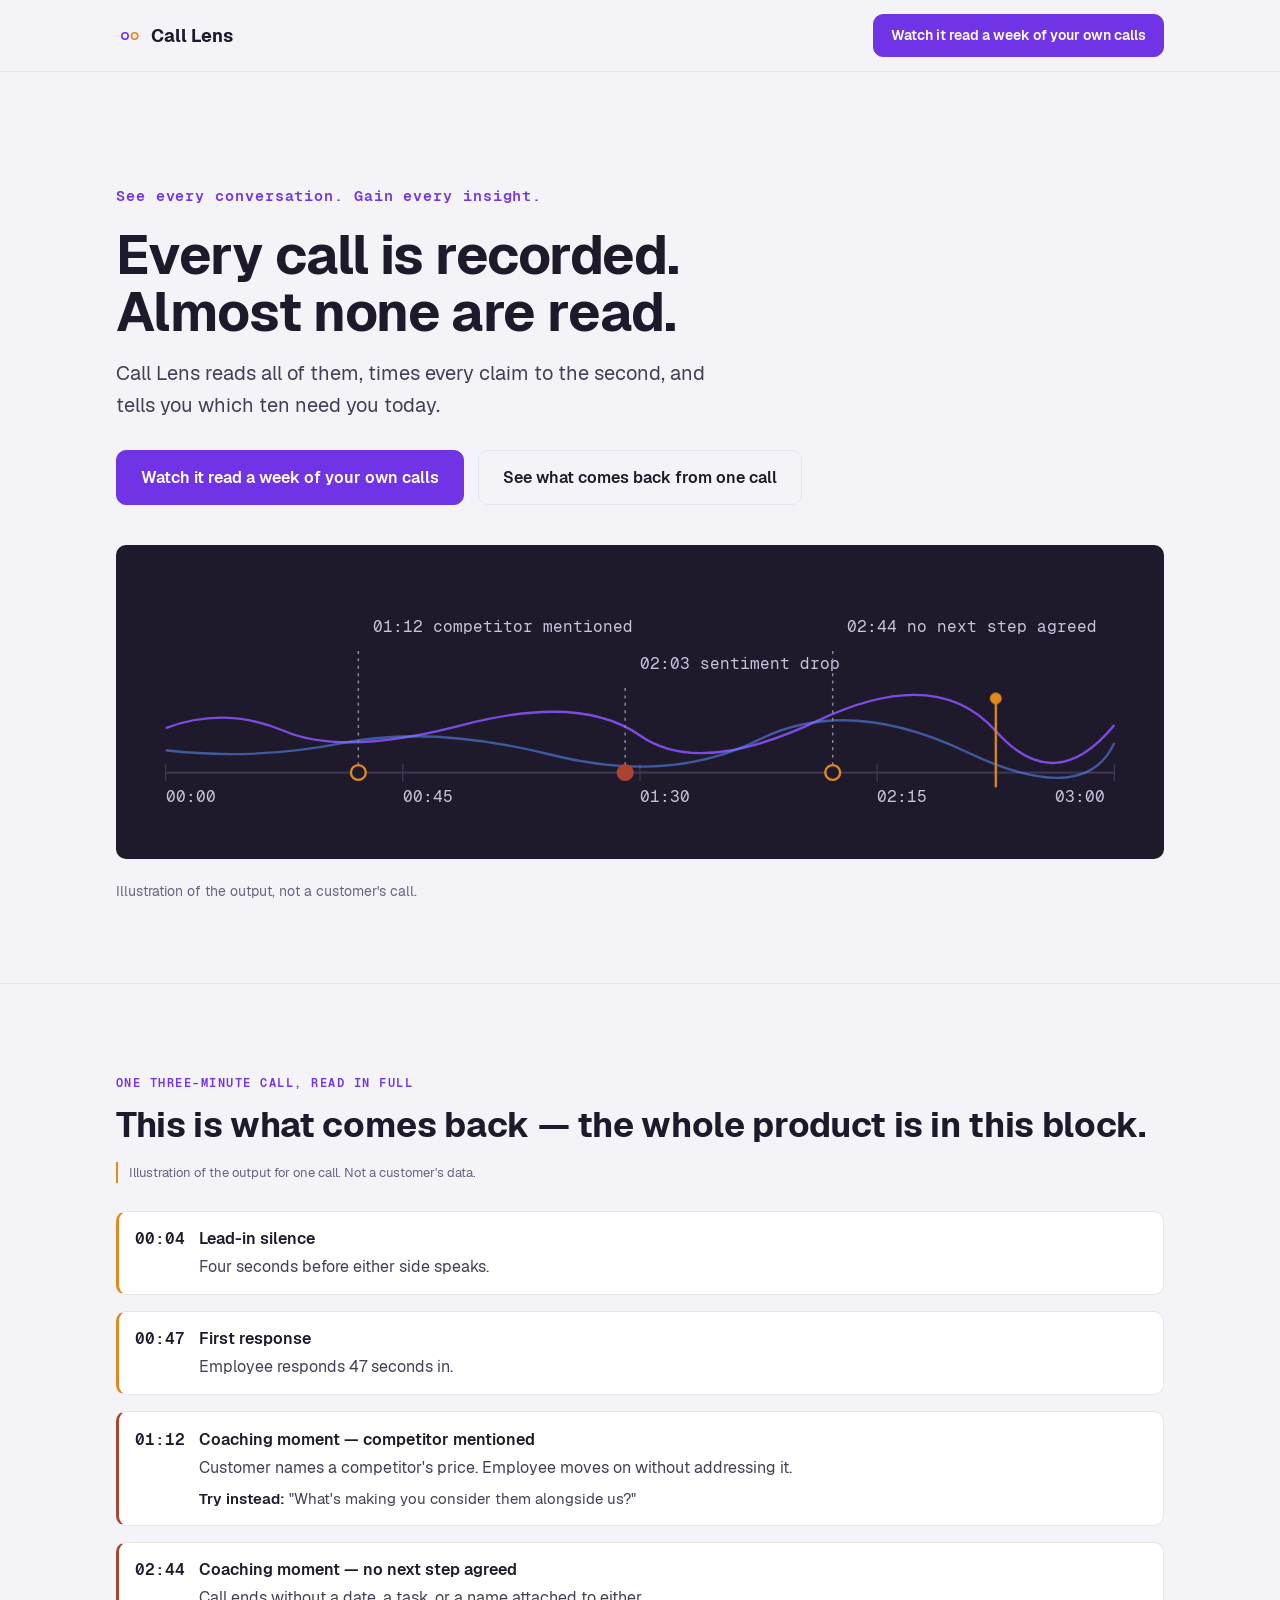
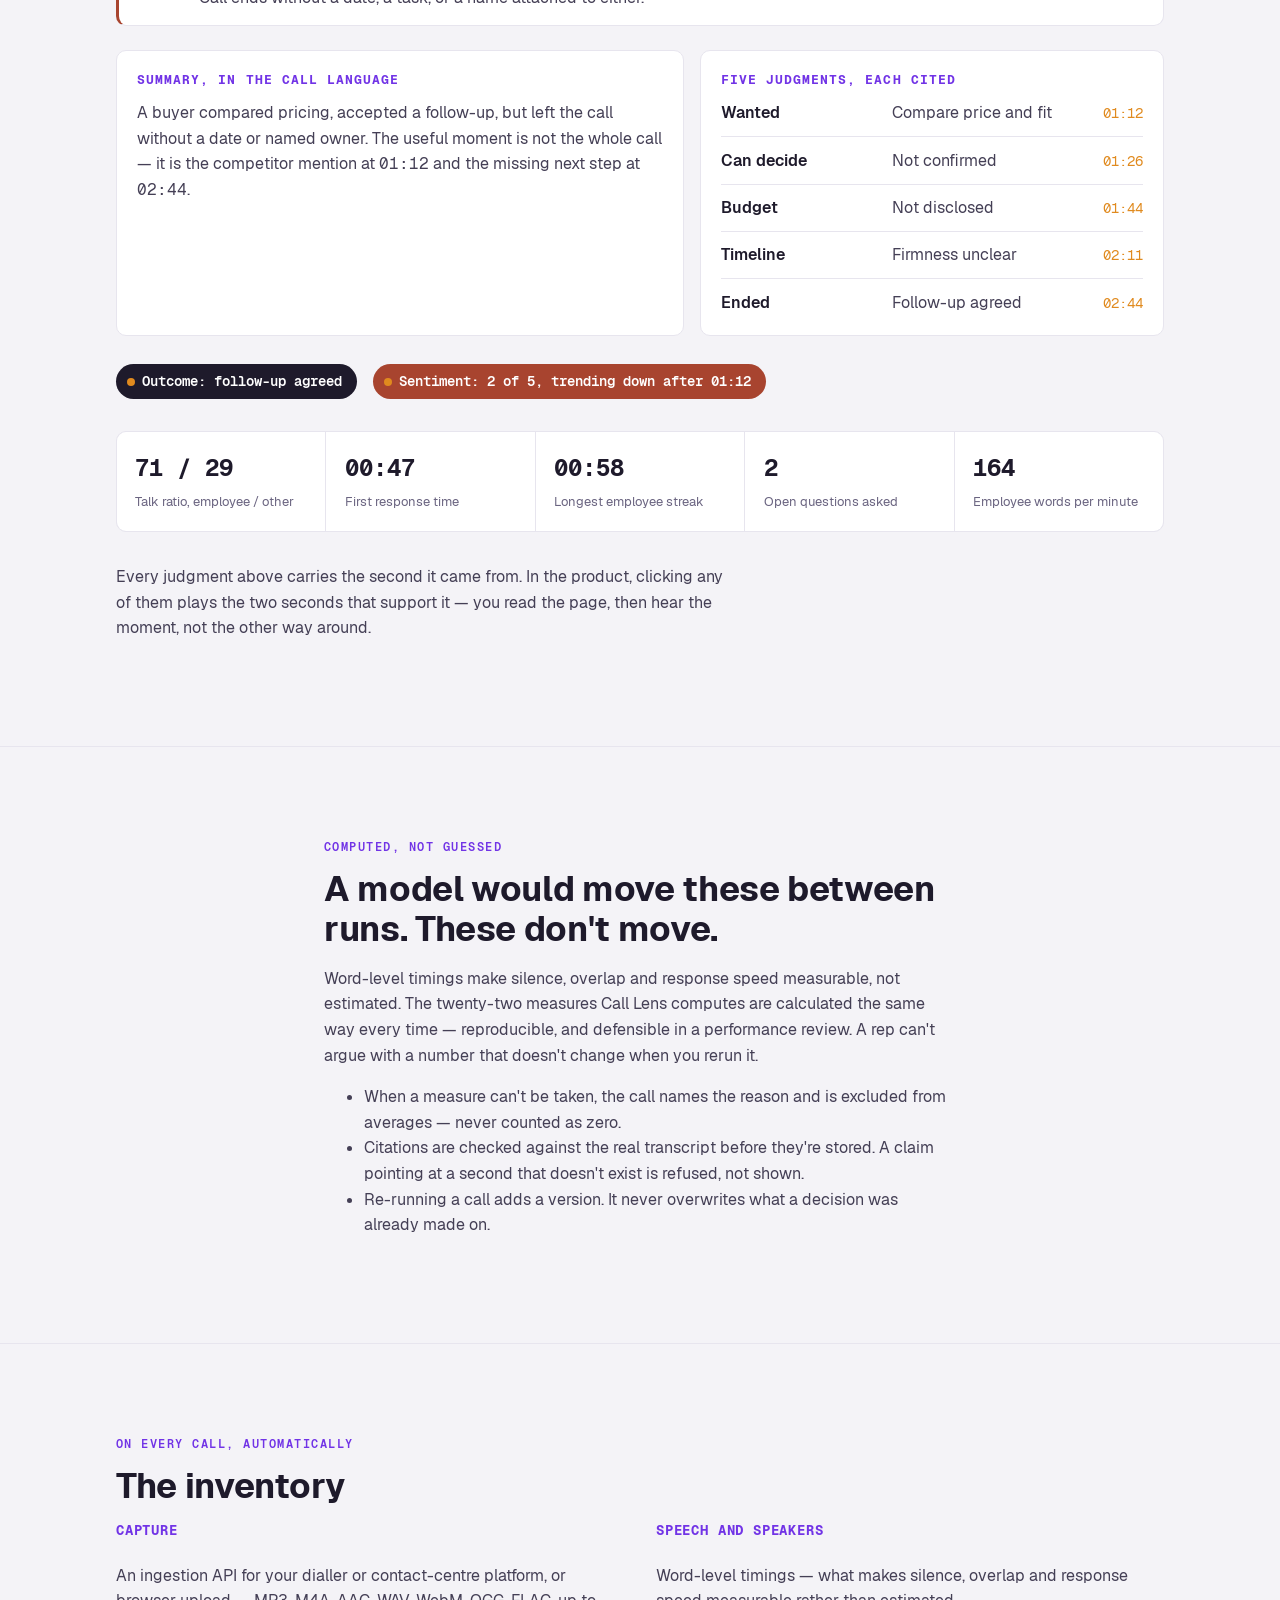
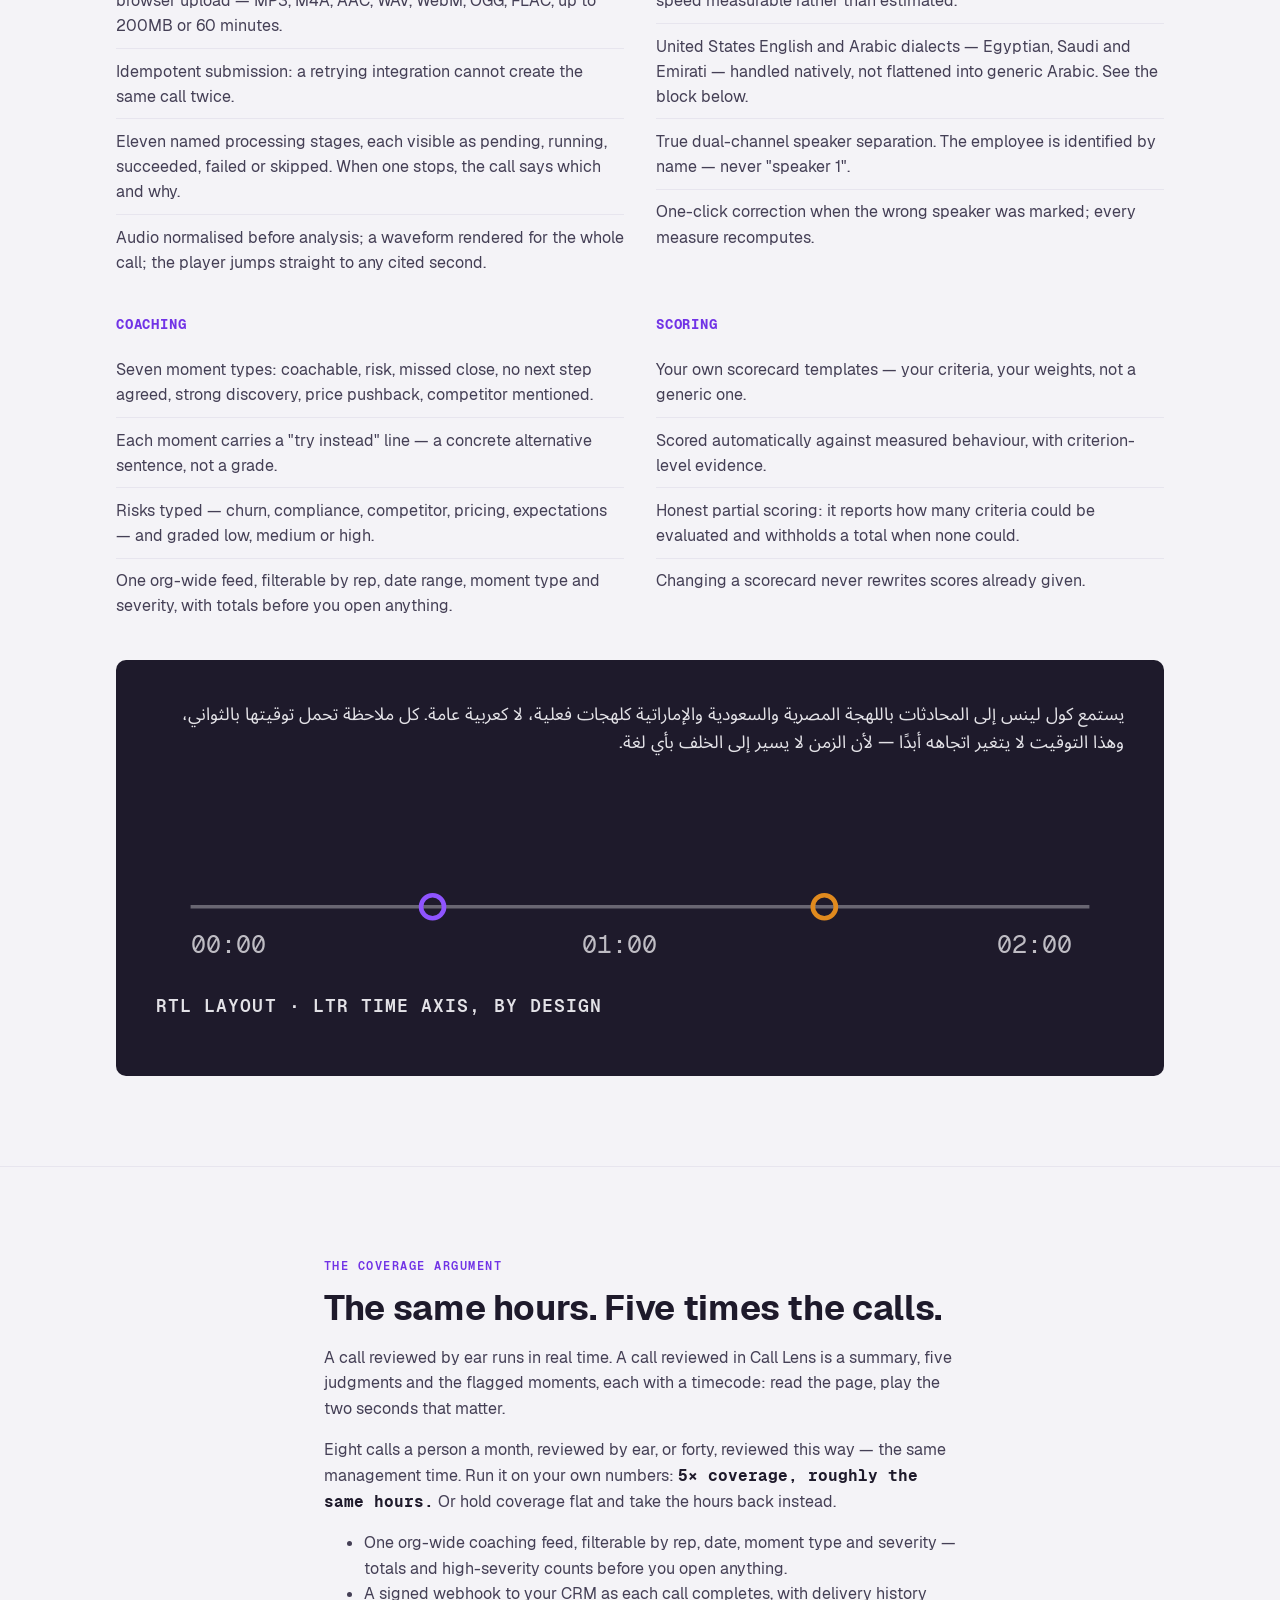
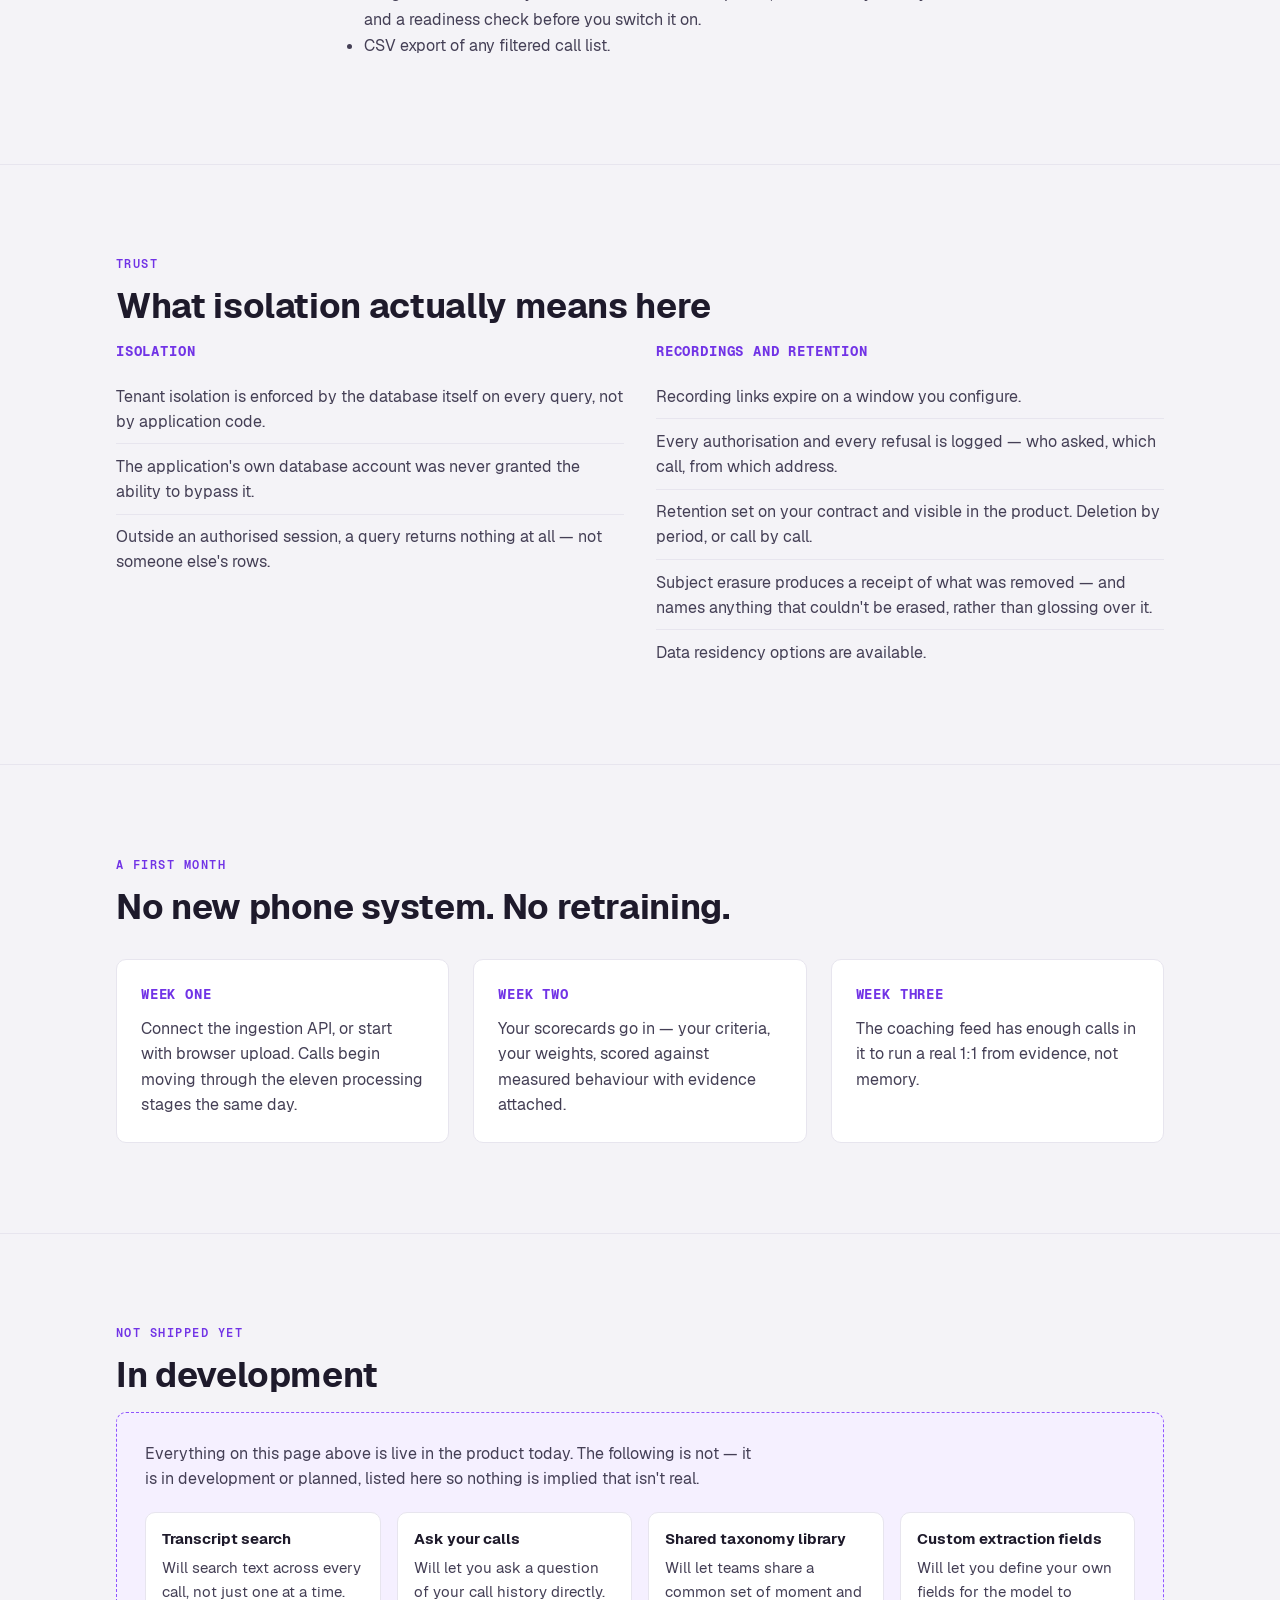
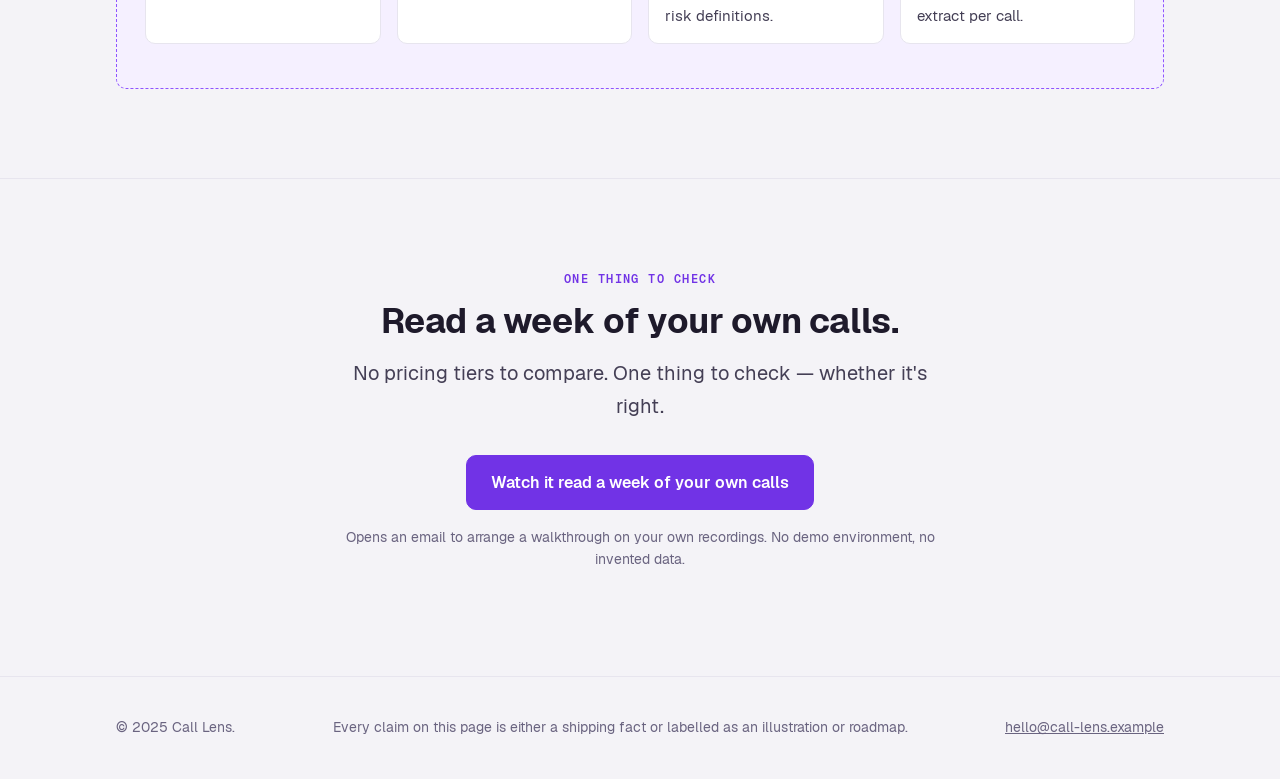
<file: index.html>
<!DOCTYPE html>
<html lang="en" dir="ltr">
<head>
<meta charset="UTF-8">
<meta name="viewport" content="width=device-width, initial-scale=1">
<title>Call Lens — See every conversation. Gain every insight.</title>
<meta name="description" content="Call Lens reads every recorded call, times every claim to the second, and tells you which ten need you today. Computed measures, cited to the second, refused when uncitable.">
<link rel="icon" href="data:image/svg+xml,%3Csvg xmlns='http://www.w3.org/2000/svg' viewBox='0 0 32 32'%3E%3Crect width='32' height='32' rx='6' fill='%231e1a2b'/%3E%3Cline x1='4' y1='20' x2='28' y2='20' stroke='%23f4f3f7' stroke-width='1.5'/%3E%3Ccircle cx='11' cy='20' r='2.6' fill='%237133e6'/%3E%3Ccircle cx='21' cy='20' r='2.6' fill='%23e08a1e'/%3E%3C/svg%3E">
<style>
@font-face{
  font-family:'Geist';
  font-style:normal;
  font-weight:400;
  font-display:swap;
  src:url([data-uri]) format('woff2');
}
@font-face{
  font-family:'Geist';
  font-style:normal;
  font-weight:600;
  font-display:swap;
  src:url([data-uri]) format('woff2');
}
@font-face{
  font-family:'Geist';
  font-style:normal;
  font-weight:700;
  font-display:swap;
  src:url([data-uri]) format('woff2');
}
@font-face{
  font-family:'Geist Mono';
  font-style:normal;
  font-weight:400;
  font-display:swap;
  src:url([data-uri]) format('woff2');
}
@font-face{
  font-family:'Geist Mono';
  font-style:normal;
  font-weight:600;
  font-display:swap;
  src:url([data-uri]) format('woff2');
}
@font-face{
  font-family:'Geist Mono';
  font-style:normal;
  font-weight:700;
  font-display:swap;
  src:url([data-uri]) format('woff2');
}
@font-face{
  font-family:'Noto Sans Arabic';
  font-style:normal;
  font-weight:400;
  font-display:swap;
  src:url([data-uri]) format('woff2');
}
@font-face{
  font-family:'Noto Sans Arabic';
  font-style:normal;
  font-weight:700;
  font-display:swap;
  src:url([data-uri]) format('woff2');
}

/* ============================================================
   TOKENS — shipping product palette (callLens-frontend globals.css)
   Light on bare :root; dark redefines ONLY changed tokens under
   prefers-color-scheme, matching the app's .dark class values.
   ============================================================ */
:root{
  --ink-900:#1e1a2b;   /* headings */
  --ink-700:#443f55;   /* body */
  --ink-500:#6a6480;   /* captions */
  --page:#f4f3f7;      /* page background */
  --card:#ffffff;      /* raised surfaces */
  --border:#e7e5ee;    /* hairlines */
  --primary:#7133e6;   /* buttons/links — the 600 step, clears AA */
  --primary-contrast:#ffffff;
  --brand-500:#8f54ff; /* large/UI accent, decorative only */
  --brand-50:#f5f0ff;  /* tinted fills */
  --playhead:#e08a1e;  /* RESERVED: the moment being listened to / cited */
  --sentiment-pos:#17784b;
  --sentiment-neu:#64686f;
  --sentiment-neg:#a8442f;
  /* Fixed dark surface — intentionally NOT redefined under dark mode.
     Used for the timeline instrument face and any white-text-on-dark
     chip, so those stay correct regardless of page theme. */
  --surface-dark:#1e1a2b;
  --surface-dark-line:#3a3550;
  --surface-dark-label:#c9c4dd;
  --radius:0.625rem;
  --max-prose:42rem;
  --max-wide:68rem;
  --font-display:'Geist','Noto Sans Arabic',ui-sans-serif,system-ui,sans-serif;
  --font-body:'Geist','Noto Sans Arabic',ui-sans-serif,system-ui,sans-serif;
  --font-data:'Geist Mono','Noto Sans Arabic',ui-monospace,monospace;
  color-scheme: light dark;
}
@media (prefers-color-scheme: dark){
  :root{
    --ink-900:#ededed;
    --ink-700:#c7c7c7;
    --ink-500:#a0a0a0;
    --page:#000000;       /* true black, not blue-black */
    --card:#1a1a1a;
    --border:#242424;
    --primary:#9f6ffb;    /* brand-400 in dark */
    --primary-contrast:#000000;
    --brand-500:#8f54ff;
    --brand-50:#1a1a1a;
  }
}

*{box-sizing:border-box;}
html{-webkit-text-size-adjust:100%;}
body{
  margin:0;
  background:var(--page);
  color:var(--ink-700);
  font-family:var(--font-body);
  line-height:1.6;
  overflow-x:hidden;
}
img,svg{max-width:100%;display:block;}
a{color:var(--primary);}
::selection{background:var(--primary);color:#fff;}

.visually-hidden{
  position:absolute;width:1px;height:1px;overflow:hidden;
  clip:rect(0 0 0 0);white-space:nowrap;
}

.skip-link{
  position:absolute;left:-9999px;top:0;
  background:var(--primary);color:#fff;padding:.6rem 1rem;
  z-index:100;border-radius:0 0 var(--radius) 0;
}
.skip-link:focus{left:0;}

a:focus-visible,button:focus-visible,input:focus-visible,textarea:focus-visible,summary:focus-visible{
  outline:3px solid var(--primary);
  outline-offset:2px;
  border-radius:2px;
}

/* ---------- Layout helpers ---------- */
.wrap{max-width:var(--max-wide);margin-inline:auto;padding-inline:1.25rem;}
.wrap-prose{max-width:var(--max-prose);margin-inline:auto;padding-inline:1.25rem;}
section{padding-block:clamp(3rem,7vw,6rem);border-bottom:1px solid var(--border);}
section:last-of-type{border-bottom:none;}
.eyebrow{
  font-family:var(--font-data);
  font-feature-settings:"tnum" 1;
  font-variant-numeric:tabular-nums;
  text-transform:uppercase;
  letter-spacing:.12em;
  font-size:.78rem;
  color:var(--primary);
  margin:0 0 .75rem;
  font-weight:600;
}
h1,h2,h3{
  font-family:var(--font-display);
  font-weight:700;
  color:var(--ink-900);
  letter-spacing:-0.01em;
  margin:0 0 1rem;
}
h1{font-size:clamp(2rem,5.5vw,3.4rem);line-height:1.05;}
h2{font-size:clamp(1.5rem,3.4vw,2.2rem);line-height:1.15;}
h3{font-size:1.1rem;line-height:1.3;color:var(--ink-900);}
p{margin:0 0 1rem;}
.lede{font-size:clamp(1.05rem,1.6vw,1.3rem);color:var(--ink-700);max-width:38rem;}

.data{
  font-family:var(--font-data);
  font-feature-settings:"tnum" 1;
  font-variant-numeric:tabular-nums;
}

/* ---------- Buttons ---------- */
.btn{
  display:inline-flex;align-items:center;gap:.5rem;
  font-family:var(--font-body);
  font-weight:600;
  font-size:1rem;
  padding:.85rem 1.5rem;
  border-radius:var(--radius);
  text-decoration:none;
  border:1.5px solid var(--primary);
  background:var(--primary);
  color:var(--primary-contrast);
  transition:transform .15s ease, opacity .15s ease;
}
.btn:hover{opacity:.9;}
.btn:active{transform:translateY(1px);}
.btn-ghost{
  background:transparent;color:var(--ink-900);border-color:var(--border);
}
.btn-ghost:hover{background:var(--brand-50);border-color:var(--primary);}

/* ---------- Header ---------- */
header.site{
  position:sticky;top:0;z-index:50;
  background:color-mix(in srgb, var(--page) 90%, transparent);
  backdrop-filter:blur(6px);
  border-bottom:1px solid var(--border);
}
.nav{
  display:flex;align-items:center;justify-content:space-between;
  padding-block:.9rem;max-width:var(--max-wide);margin-inline:auto;padding-inline:1.25rem;
}
.brand{
  display:flex;align-items:center;gap:.55rem;
  font-family:var(--font-display);font-weight:700;font-size:1.1rem;
  color:var(--ink-900);text-decoration:none;
}
.brand .mark{width:26px;height:16px;flex-shrink:0;}
.nav-cta{font-size:.9rem;padding:.55rem 1.05rem;}

/* ---------- Hero ---------- */
.hero{
  padding-block:clamp(3.5rem,9vw,7rem) clamp(2.5rem,6vw,4rem);
}
.hero-tag{
  font-family:var(--font-data);
  font-feature-settings:"tnum" 1;
  letter-spacing:.06em;
  font-size:.95rem;
  color:var(--primary);
  margin:0 0 1.1rem;
  font-weight:600;
}
.hero-actions{display:flex;flex-wrap:wrap;gap:.9rem;margin-top:1.75rem;}

/* ---------- Time axis component (shared signature element) ----------
   The rail/track is intentionally always the dark ink tone regardless
   of page theme — it is an instrument face, like a mixing console,
   so the amber playhead and citation markers read consistently in
   both light and dark mode. */
.axis-scroll{
  overflow-x:auto;
  margin-top:2.5rem;
  padding-bottom:.5rem;
  scrollbar-color:var(--ink-500) transparent;
}
.axis-panel{
  background:var(--surface-dark);
  border-radius:var(--radius);
  padding:1.25rem 1.25rem .75rem;
}
.axis-svg{min-width:640px;width:100%;height:auto;display:block;}
.axis-rail{stroke:var(--surface-dark-line);stroke-width:1.5;}
.axis-tick{stroke:var(--surface-dark-line);stroke-width:1;}
.axis-label{
  font-family:var(--font-data);
  font-feature-settings:"tnum" 1;
  font-size:11px;
  fill:var(--surface-dark-label);
}
.trace-a{stroke:var(--brand-500);stroke-width:1.6;fill:none;opacity:.85;}
.trace-b{stroke:#5b8cff;stroke-width:1.6;fill:none;opacity:.55;}
.marker{fill:var(--surface-dark);stroke:var(--playhead);stroke-width:1.6;}
.marker.risk{stroke:var(--sentiment-neg);fill:var(--sentiment-neg);}
.leader{stroke:#8a84a5;stroke-width:1;stroke-dasharray:2 3;}
.playhead-line{stroke:var(--playhead);stroke-width:1.6;}
.playhead-dot{fill:var(--playhead);}

@media (prefers-reduced-motion: no-preference){
  .playhead-group{
    animation:sweep 4.5s cubic-bezier(.4,0,.2,1) 1 both;
  }
  .find-1{animation:reveal .5s ease-out .6s both;}
  .find-2{animation:reveal .5s ease-out 1.9s both;}
  .find-3{animation:reveal .5s ease-out 2.9s both;}
}
@media (prefers-reduced-motion: reduce){
  .playhead-group{transform:translateX(560px);}
}
@keyframes sweep{
  from{transform:translateX(0);}
  to{transform:translateX(560px);}
}
@keyframes reveal{
  from{opacity:0;transform:translateY(4px);}
  to{opacity:1;transform:translateY(0);}
}

.axis-caption{
  font-size:.85rem;color:var(--ink-500);margin-top:.9rem;
}

/* ---------- Findings list (accessible, always-visible companion) ---------- */
.findings-list{
  list-style:none;margin:1.75rem 0 0;padding:0;
  display:grid;gap:1rem;
}
.findings-list li{
  display:grid;grid-template-columns:auto 1fr;gap:.9rem;
  padding:.9rem 1rem;
  background:var(--card);
  border:1px solid var(--border);
  border-radius:var(--radius);
  border-inline-start:3px solid var(--playhead);
}
.findings-list li.risk{border-inline-start-color:var(--sentiment-neg);}
.findings-list .tc{
  font-family:var(--font-data);font-feature-settings:"tnum" 1;
  font-weight:600;color:var(--ink-900);white-space:nowrap;
}
.findings-list .lbl{font-weight:600;display:block;margin-bottom:.15rem;color:var(--ink-900);}
.findings-list .try{
  display:block;margin-top:.4rem;font-size:.92rem;color:var(--ink-700);
}
.findings-list .try b{color:var(--ink-900);font-weight:600;}

/* ---------- Measures strip ---------- */
.measures{
  display:grid;grid-template-columns:repeat(auto-fit,minmax(11rem,1fr));
  gap:1px;background:var(--border);
  border:1px solid var(--border);border-radius:var(--radius);overflow:hidden;
  margin-top:2rem;
}
.measure{background:var(--card);padding:1.1rem 1.15rem;}
.measure .num{
  font-family:var(--font-data);font-feature-settings:"tnum" 1;
  font-size:1.5rem;font-weight:700;display:block;color:var(--ink-900);
}
.measure .lbl{font-size:.82rem;color:var(--ink-500);}

.outcome-row{display:flex;gap:1rem;flex-wrap:wrap;margin-top:1.5rem;}
.outcome-pill{
  font-family:var(--font-data);font-feature-settings:"tnum" 1;
  font-size:.85rem;border-radius:999px;
  padding:.4rem .9rem .4rem .7rem;display:inline-flex;gap:.45rem;align-items:center;
  color:#fff;font-weight:600;
}
.outcome-pill.neutral{background:var(--surface-dark);}
.outcome-pill.negative{background:var(--sentiment-neg);}
.outcome-pill .dot{width:8px;height:8px;border-radius:50%;background:var(--playhead);flex-shrink:0;}

.call-readout{
  display:grid;
  gap:1rem;
  grid-template-columns:1fr;
  margin:1.5rem 0 1.75rem;
}
@media (min-width:820px){.call-readout{grid-template-columns:minmax(0,1.1fr) minmax(0,.9fr);}}
.summary-card,.judgment-card{
  background:var(--card);
  border:1px solid var(--border);
  border-radius:var(--radius);
  padding:1.25rem;
}
.summary-card h3,.judgment-card h3{
  font-family:var(--font-data);
  font-feature-settings:"tnum" 1;
  font-size:.82rem;
  letter-spacing:.08em;
  text-transform:uppercase;
  color:var(--primary);
  margin:0 0 .75rem;
}
.summary-card p{margin:0;color:var(--ink-700);}
.judgment-list{
  display:grid;
  gap:.65rem;
  margin:0;
  padding:0;
  list-style:none;
}
.judgment-list li{
  display:grid;
  grid-template-columns:minmax(7.5rem,.8fr) minmax(0,1fr) auto;
  gap:.75rem;
  align-items:baseline;
  padding-top:.65rem;
  border-top:1px solid var(--border);
  color:var(--ink-700);
}
.judgment-list li:first-child{padding-top:0;border-top:none;}
.judgment-list b{color:var(--ink-900);font-weight:600;}
.judgment-list .tc{color:var(--playhead);white-space:nowrap;font-size:.9rem;}
@media (max-width:560px){
  .judgment-list li{grid-template-columns:1fr auto;}
  .judgment-list b{grid-column:1 / -1;}
}

/* ---------- Trust list / two-col grid ---------- */
.grid-2{display:grid;gap:2rem;grid-template-columns:1fr;}
@media (min-width:820px){.grid-2{grid-template-columns:1fr 1fr;}}
.fact-group h3{
  font-family:var(--font-data);text-transform:uppercase;font-size:.85rem;
  letter-spacing:.06em;color:var(--primary);margin-bottom:.85rem;font-weight:700;
}
.fact-group ul{margin:0;padding:0;list-style:none;}
.fact-group li{
  padding:.6rem 0;border-top:1px solid var(--border);font-size:.98rem;color:var(--ink-700);
}
.fact-group li:first-child{border-top:none;}

/* ---------- Weeks ---------- */
.weeks{display:grid;gap:1.5rem;grid-template-columns:1fr;margin-top:2rem;}
@media (min-width:820px){.weeks{grid-template-columns:repeat(3,1fr);}}
.week{
  border:1px solid var(--border);border-radius:var(--radius);padding:1.5rem;
  background:var(--card);
}
.week .wk-num{
  font-family:var(--font-data);font-feature-settings:"tnum" 1;
  color:var(--primary);font-weight:700;font-size:.85rem;
  text-transform:uppercase;letter-spacing:.06em;display:block;margin-bottom:.6rem;
}
.week p{color:var(--ink-700);margin:0;}

/* ---------- Roadmap ---------- */
.roadmap-banner{
  background:var(--brand-50);
  border:1px dashed var(--brand-500);
  border-radius:var(--radius);
  padding:1.75rem;
}
.roadmap-banner > p{color:var(--ink-700);}
.roadmap-list{
  display:grid;grid-template-columns:repeat(auto-fit,minmax(13rem,1fr));
  gap:1rem;margin-top:1.25rem;list-style:none;padding:0;
}
.roadmap-list li{
  font-size:.95rem;padding:.9rem 1rem;background:var(--card);
  border-radius:var(--radius);border:1px solid var(--border);color:var(--ink-700);
}
.roadmap-list li b{display:block;margin-bottom:.25rem;color:var(--ink-900);}

/* ---------- RTL proof block ---------- */
.rtl-demo{
  background:var(--surface-dark);color:#f4f3f7;
  border-radius:var(--radius);
  padding:clamp(1.5rem,4vw,2.5rem);
  margin-top:2rem;
}
.rtl-demo[dir="rtl"]{text-align:right;}
.rtl-demo p{color:#f4f3f7;opacity:.92;font-size:1.1rem;margin:0 0 1rem;}
.rtl-demo .rtl-axis-wrap{margin-top:1.5rem;direction:ltr;overflow-x:auto;padding-bottom:.25rem;}
.rtl-demo .rtl-axis-wrap svg{min-width:340px;}
.rtl-note{
  font-family:var(--font-data);font-size:.8rem;color:var(--playhead);
  text-transform:uppercase;letter-spacing:.06em;margin-top:1rem;direction:ltr;text-align:left;
  font-weight:600;
}

/* ---------- Close ---------- */
.close-section{text-align:center;}
.close-section .lede{margin-inline:auto;}
.close-actions{display:flex;justify-content:center;gap:1rem;flex-wrap:wrap;margin-top:2rem;}
.close-note{margin-top:1rem;font-size:.88rem;color:var(--ink-500);}

/* ---------- Footer ---------- */
footer.site{padding:2.5rem 0;border-top:1px solid var(--border);}
footer.site .wrap{
  display:flex;flex-wrap:wrap;gap:1rem;justify-content:space-between;
  font-size:.85rem;color:var(--ink-500);
}
footer.site a{color:var(--ink-500);text-decoration:underline;}

/* ---------- Small screens: guarantee no horizontal scroll on body ---------- */
@media (max-width:400px){
  h1{font-size:1.85rem;}
  .measures{grid-template-columns:repeat(auto-fit,minmax(9rem,1fr));}
}

/* ---------- Illustration caption ---------- */
.illus-note{
  font-size:.82rem;color:var(--ink-500);
  border-inline-start:2px solid var(--playhead);
  padding-inline-start:.7rem;margin:0 0 1.5rem;
}
</style>
</head>
<body>
<a class="skip-link" href="#main">Skip to content</a>

<header class="site">
  <nav class="nav" aria-label="Primary">
    <a class="brand" href="#top">
      <svg class="mark" viewBox="0 0 32 20" aria-hidden="true">
        <line x1="1" y1="10" x2="31" y2="10" stroke="var(--border)" stroke-width="1.5"/>
        <circle cx="11" cy="10" r="4" fill="none" stroke="var(--primary)" stroke-width="2"/>
        <circle cx="23" cy="10" r="4" fill="none" stroke="var(--playhead)" stroke-width="2"/>
      </svg>
      Call Lens
    </a>
    <a class="btn nav-cta" href="#close">Watch it read a week of your own calls</a>
  </nav>
</header>

<main id="main">

  <!-- 1. HERO -->
  <section class="hero" id="top" aria-labelledby="hero-h1">
    <div class="wrap">
      <p class="hero-tag data">See every conversation. Gain every insight.</p>
      <h1 id="hero-h1">Every call is recorded.<br>Almost none are read.</h1>
      <p class="lede">Call Lens reads all of them, times every claim to the second, and tells you which ten need you today.</p>
      <div class="hero-actions">
        <a class="btn" href="#close">Watch it read a week of your own calls</a>
        <a class="btn btn-ghost" href="#one-call">See what comes back from one call</a>
      </div>

      <p class="visually-hidden" id="hero-axis-desc">Illustration: a horizontal timeline representing a call, with two speaker channels and three example findings marked at their timecodes. Not a customer's call.</p>
      <div class="axis-scroll">
        <div class="axis-panel">
        <svg class="axis-svg" viewBox="0 0 680 190" role="img" aria-labelledby="hero-axis-desc" preserveAspectRatio="xMinYMid meet">
          <line class="axis-rail" x1="20" y1="140" x2="660" y2="140"/>
          <g class="axis-label">
            <text x="20" y="160">00:00</text>
            <text x="180" y="160">00:45</text>
            <text x="340" y="160">01:30</text>
            <text x="500" y="160">02:15</text>
            <text x="620" y="160">03:00</text>
          </g>
          <g class="axis-tick">
            <line x1="20" y1="134" x2="20" y2="146"/>
            <line x1="180" y1="134" x2="180" y2="146"/>
            <line x1="340" y1="134" x2="340" y2="146"/>
            <line x1="500" y1="134" x2="500" y2="146"/>
            <line x1="660" y1="134" x2="660" y2="146"/>
          </g>
          <path class="trace-a" d="M20,110 Q60,95 100,112 T220,108 T340,115 T460,105 T580,112 T660,108"/>
          <path class="trace-b" d="M20,125 Q80,132 140,120 T280,128 T420,118 T560,126 T660,120"/>

          <g class="find-1">
            <line class="leader" x1="150" y1="140" x2="150" y2="55"/>
            <circle class="marker" cx="150" cy="140" r="5"/>
            <text class="axis-label" x="160" y="45">01:12 competitor mentioned</text>
          </g>
          <g class="find-2">
            <line class="leader" x1="330" y1="140" x2="330" y2="80"/>
            <circle class="marker risk" cx="330" cy="140" r="5"/>
            <text class="axis-label" x="340" y="70">02:03 sentiment drop</text>
          </g>
          <g class="find-3">
            <line class="leader" x1="470" y1="140" x2="470" y2="55"/>
            <circle class="marker" cx="470" cy="140" r="5"/>
            <text class="axis-label" x="480" y="45">02:44 no next step agreed</text>
          </g>

          <g class="playhead-group">
            <line class="playhead-line" x1="20" y1="90" x2="20" y2="150"/>
            <circle class="playhead-dot" cx="20" cy="90" r="4"/>
          </g>
        </svg>
        </div>
      </div>
      <p class="axis-caption">Illustration of the output, not a customer's call.</p>
    </div>
  </section>

  <!-- 2. WHAT COMES BACK FROM ONE CALL -->
  <section id="one-call" aria-labelledby="one-call-h2">
    <div class="wrap">
      <p class="eyebrow">One three-minute call, read in full</p>
      <h2 id="one-call-h2">This is what comes back — the whole product is in this block.</h2>
      <p class="illus-note">Illustration of the output for one call. Not a customer's data.</p>

      <ol class="findings-list">
        <li>
          <span class="tc data">00:04</span>
          <span>
            <span class="lbl">Lead-in silence</span>
            Four seconds before either side speaks.
          </span>
        </li>
        <li>
          <span class="tc data">00:47</span>
          <span>
            <span class="lbl">First response</span>
            Employee responds 47 seconds in.
          </span>
        </li>
        <li class="risk">
          <span class="tc data">01:12</span>
          <span>
            <span class="lbl">Coaching moment — competitor mentioned</span>
            Customer names a competitor's price. Employee moves on without addressing it.
            <span class="try"><b>Try instead:</b> "What's making you consider them alongside us?"</span>
          </span>
        </li>
        <li class="risk">
          <span class="tc data">02:44</span>
          <span>
            <span class="lbl">Coaching moment — no next step agreed</span>
            Call ends without a date, a task, or a name attached to either.
          </span>
        </li>
      </ol>

      <div class="call-readout" aria-label="Illustrative call summary and judgments">
        <article class="summary-card">
          <h3>Summary, in the call language</h3>
          <p>A buyer compared pricing, accepted a follow-up, but left the call without a date or named owner. The useful moment is not the whole call — it is the competitor mention at <span class="data">01:12</span> and the missing next step at <span class="data">02:44</span>.</p>
        </article>
        <article class="judgment-card">
          <h3>Five judgments, each cited</h3>
          <ul class="judgment-list">
            <li><b>Wanted</b><span>Compare price and fit</span><span class="tc data">01:12</span></li>
            <li><b>Can decide</b><span>Not confirmed</span><span class="tc data">01:26</span></li>
            <li><b>Budget</b><span>Not disclosed</span><span class="tc data">01:44</span></li>
            <li><b>Timeline</b><span>Firmness unclear</span><span class="tc data">02:11</span></li>
            <li><b>Ended</b><span>Follow-up agreed</span><span class="tc data">02:44</span></li>
          </ul>
        </article>
      </div>

      <div class="outcome-row" role="list" aria-label="Call outcome and sentiment">
        <span class="outcome-pill neutral data" role="listitem"><span class="dot" aria-hidden="true"></span>Outcome: follow-up agreed</span>
        <span class="outcome-pill negative data" role="listitem"><span class="dot" aria-hidden="true"></span>Sentiment: 2 of 5, trending down after 01:12</span>
      </div>

      <div class="measures" role="list" aria-label="Selected computed measures for this call">
        <div class="measure" role="listitem"><span class="num data">71 / 29</span><span class="lbl">Talk ratio, employee / other</span></div>
        <div class="measure" role="listitem"><span class="num data">00:47</span><span class="lbl">First response time</span></div>
        <div class="measure" role="listitem"><span class="num data">00:58</span><span class="lbl">Longest employee streak</span></div>
        <div class="measure" role="listitem"><span class="num data">2</span><span class="lbl">Open questions asked</span></div>
        <div class="measure" role="listitem"><span class="num data">164</span><span class="lbl">Employee words per minute</span></div>
      </div>

      <p style="margin-top:2rem;max-width:38rem;color:var(--ink-700);">Every judgment above carries the second it came from. In the product, clicking any of them plays the two seconds that support it — you read the page, then hear the moment, not the other way around.</p>
    </div>
  </section>

  <!-- 3. WHY THE NUMBERS ARE TRUSTWORTHY -->
  <section aria-labelledby="trustworthy-h2">
    <div class="wrap-prose">
      <p class="eyebrow">Computed, not guessed</p>
      <h2 id="trustworthy-h2">A model would move these between runs. These don't move.</h2>
      <p>Word-level timings make silence, overlap and response speed measurable, not estimated. The twenty-two measures Call Lens computes are calculated the same way every time — reproducible, and defensible in a performance review. A rep can't argue with a number that doesn't change when you rerun it.</p>
      <ul style="color:var(--ink-700);">
        <li>When a measure can't be taken, the call names the reason and is excluded from averages — never counted as zero.</li>
        <li>Citations are checked against the real transcript before they're stored. A claim pointing at a second that doesn't exist is refused, not shown.</li>
        <li>Re-running a call adds a version. It never overwrites what a decision was already made on.</li>
      </ul>
    </div>
  </section>

  <!-- 4. WHAT IT DOES ON EVERY CALL, AUTOMATICALLY -->
  <section aria-labelledby="inventory-h2">
    <div class="wrap">
      <p class="eyebrow">On every call, automatically</p>
      <h2 id="inventory-h2">The inventory</h2>
      <div class="grid-2">
        <div class="fact-group">
          <h3>Capture</h3>
          <ul>
            <li>An ingestion API for your dialler or contact-centre platform, or browser upload — MP3, M4A, AAC, WAV, WebM, OGG, FLAC, up to 200MB or 60 minutes.</li>
            <li>Idempotent submission: a retrying integration cannot create the same call twice.</li>
            <li>Eleven named processing stages, each visible as pending, running, succeeded, failed or skipped. When one stops, the call says which and why.</li>
            <li>Audio normalised before analysis; a waveform rendered for the whole call; the player jumps straight to any cited second.</li>
          </ul>
        </div>
        <div class="fact-group">
          <h3>Speech and speakers</h3>
          <ul>
            <li>Word-level timings — what makes silence, overlap and response speed measurable rather than estimated.</li>
            <li>United States English and Arabic dialects — Egyptian, Saudi and Emirati — handled natively, not flattened into generic Arabic. See the block below.</li>
            <li>True dual-channel speaker separation. The employee is identified by name — never "speaker 1".</li>
            <li>One-click correction when the wrong speaker was marked; every measure recomputes.</li>
          </ul>
        </div>
        <div class="fact-group">
          <h3>Coaching</h3>
          <ul>
            <li>Seven moment types: coachable, risk, missed close, no next step agreed, strong discovery, price pushback, competitor mentioned.</li>
            <li>Each moment carries a "try instead" line — a concrete alternative sentence, not a grade.</li>
            <li>Risks typed — churn, compliance, competitor, pricing, expectations — and graded low, medium or high.</li>
            <li>One org-wide feed, filterable by rep, date range, moment type and severity, with totals before you open anything.</li>
          </ul>
        </div>
        <div class="fact-group">
          <h3>Scoring</h3>
          <ul>
            <li>Your own scorecard templates — your criteria, your weights, not a generic one.</li>
            <li>Scored automatically against measured behaviour, with criterion-level evidence.</li>
            <li>Honest partial scoring: it reports how many criteria could be evaluated and withholds a total when none could.</li>
            <li>Changing a scorecard never rewrites scores already given.</li>
          </ul>
        </div>
      </div>

      <div class="rtl-demo" lang="ar" dir="rtl">
        <p>يستمع كول لينس إلى المحادثات باللهجة المصرية والسعودية والإماراتية كلهجات فعلية، لا كعربية عامة. كل ملاحظة تحمل توقيتها بالثواني، وهذا التوقيت لا يتغير اتجاهه أبدًا — لأن الزمن لا يسير إلى الخلف بأي لغة.</p>
        <div class="rtl-axis-wrap">
          <svg class="axis-svg" viewBox="0 0 420 90" role="img" aria-label="Illustration: a call timeline inside a right-to-left layout, where the timeline itself still runs left to right." preserveAspectRatio="xMinYMid meet">
            <line class="axis-rail" x1="15" y1="55" x2="405" y2="55" style="stroke:rgba(244,243,247,.35)"/>
            <g class="axis-label" style="fill:rgba(244,243,247,.75)">
              <text x="15" y="75">00:00</text>
              <text x="185" y="75">01:00</text>
              <text x="365" y="75">02:00</text>
            </g>
            <circle cx="120" cy="55" r="5" fill="none" stroke="var(--brand-500)" stroke-width="2"/>
            <circle cx="290" cy="55" r="5" fill="none" stroke="var(--playhead)" stroke-width="2"/>
          </svg>
        </div>
        <p class="rtl-note data">RTL layout · LTR time axis, by design</p>
        <p class="visually-hidden" lang="en">English translation for screen readers: Call Lens listens in Egyptian, Saudi and Emirati dialect as dialect, not generic Arabic. Every finding still carries its second, and that timecode never changes direction — because time doesn't run backwards in any language.</p>
      </div>
    </div>
  </section>

  <!-- 5. WHAT CHANGES IN A MANAGER'S WEEK -->
  <section aria-labelledby="week-h2">
    <div class="wrap-prose">
      <p class="eyebrow">The coverage argument</p>
      <h2 id="week-h2">The same hours. Five times the calls.</h2>
      <p>A call reviewed by ear runs in real time. A call reviewed in Call Lens is a summary, five judgments and the flagged moments, each with a timecode: read the page, play the two seconds that matter.</p>
      <p>Eight calls a person a month, reviewed by ear, or forty, reviewed this way — the same management time. Run it on your own numbers: <strong class="data" style="color:var(--ink-900);">5× coverage, roughly the same hours.</strong> Or hold coverage flat and take the hours back instead.</p>
      <ul style="color:var(--ink-700);">
        <li>One org-wide coaching feed, filterable by rep, date, moment type and severity — totals and high-severity counts before you open anything.</li>
        <li>A signed webhook to your CRM as each call completes, with delivery history and a readiness check before you switch it on.</li>
        <li>CSV export of any filtered call list.</li>
      </ul>
    </div>
  </section>

  <!-- 6. TRUST -->
  <section aria-labelledby="trust-h2">
    <div class="wrap">
      <p class="eyebrow">Trust</p>
      <h2 id="trust-h2">What isolation actually means here</h2>
      <div class="grid-2">
        <div class="fact-group">
          <h3>Isolation</h3>
          <ul>
            <li>Tenant isolation is enforced by the database itself on every query, not by application code.</li>
            <li>The application's own database account was never granted the ability to bypass it.</li>
            <li>Outside an authorised session, a query returns nothing at all — not someone else's rows.</li>
          </ul>
        </div>
        <div class="fact-group">
          <h3>Recordings and retention</h3>
          <ul>
            <li>Recording links expire on a window you configure.</li>
            <li>Every authorisation and every refusal is logged — who asked, which call, from which address.</li>
            <li>Retention set on your contract and visible in the product. Deletion by period, or call by call.</li>
            <li>Subject erasure produces a receipt of what was removed — and names anything that couldn't be erased, rather than glossing over it.</li>
            <li>Data residency options are available.</li>
          </ul>
        </div>
      </div>
    </div>
  </section>

  <!-- 7. A FIRST MONTH -->
  <section aria-labelledby="month-h2">
    <div class="wrap">
      <p class="eyebrow">A first month</p>
      <h2 id="month-h2">No new phone system. No retraining.</h2>
      <div class="weeks">
        <div class="week">
          <span class="wk-num">Week one</span>
          <p>Connect the ingestion API, or start with browser upload. Calls begin moving through the eleven processing stages the same day.</p>
        </div>
        <div class="week">
          <span class="wk-num">Week two</span>
          <p>Your scorecards go in — your criteria, your weights, scored against measured behaviour with evidence attached.</p>
        </div>
        <div class="week">
          <span class="wk-num">Week three</span>
          <p>The coaching feed has enough calls in it to run a real 1:1 from evidence, not memory.</p>
        </div>
      </div>
    </div>
  </section>

  <!-- 8. IN DEVELOPMENT -->
  <section aria-labelledby="roadmap-h2">
    <div class="wrap">
      <p class="eyebrow">Not shipped yet</p>
      <h2 id="roadmap-h2">In development</h2>
      <div class="roadmap-banner">
        <p style="margin:0;max-width:38rem;">Everything on this page above is live in the product today. The following is not — it is in development or planned, listed here so nothing is implied that isn't real.</p>
        <ul class="roadmap-list">
          <li><b>Transcript search</b>Will search text across every call, not just one at a time.</li>
          <li><b>Ask your calls</b>Will let you ask a question of your call history directly.</li>
          <li><b>Shared taxonomy library</b>Will let teams share a common set of moment and risk definitions.</li>
          <li><b>Custom extraction fields</b>Will let you define your own fields for the model to extract per call.</li>
        </ul>
      </div>
    </div>
  </section>

  <!-- 9. CLOSE -->
  <section class="close-section" id="close" aria-labelledby="close-h2">
    <div class="wrap-prose">
      <p class="eyebrow">One thing to check</p>
      <h2 id="close-h2">Read a week of your own calls.</h2>
      <p class="lede">No pricing tiers to compare. One thing to check — whether it's right.</p>
      <div class="close-actions">
        <a class="btn" href="mailto:hello@call-lens.example?subject=Show%20me%20my%20own%20calls&body=We%27d%20like%20to%20see%20Call%20Lens%20read%20a%20week%20of%20our%20own%20calls.%0A%0ACompany%3A%0ATeam%20size%3A%0APhone%20system%20or%20recording%20source%3A">Watch it read a week of your own calls</a>
      </div>
      <p class="close-note">Opens an email to arrange a walkthrough on your own recordings. No demo environment, no invented data.</p>
    </div>
  </section>

</main>

<footer class="site">
  <div class="wrap">
    <span>© 2025 Call Lens.</span>
    <span>Every claim on this page is either a shipping fact or labelled as an illustration or roadmap.</span>
    <a href="mailto:hello@call-lens.example">hello@call-lens.example</a>
  </div>
</footer>

</body>
</html>
</file>
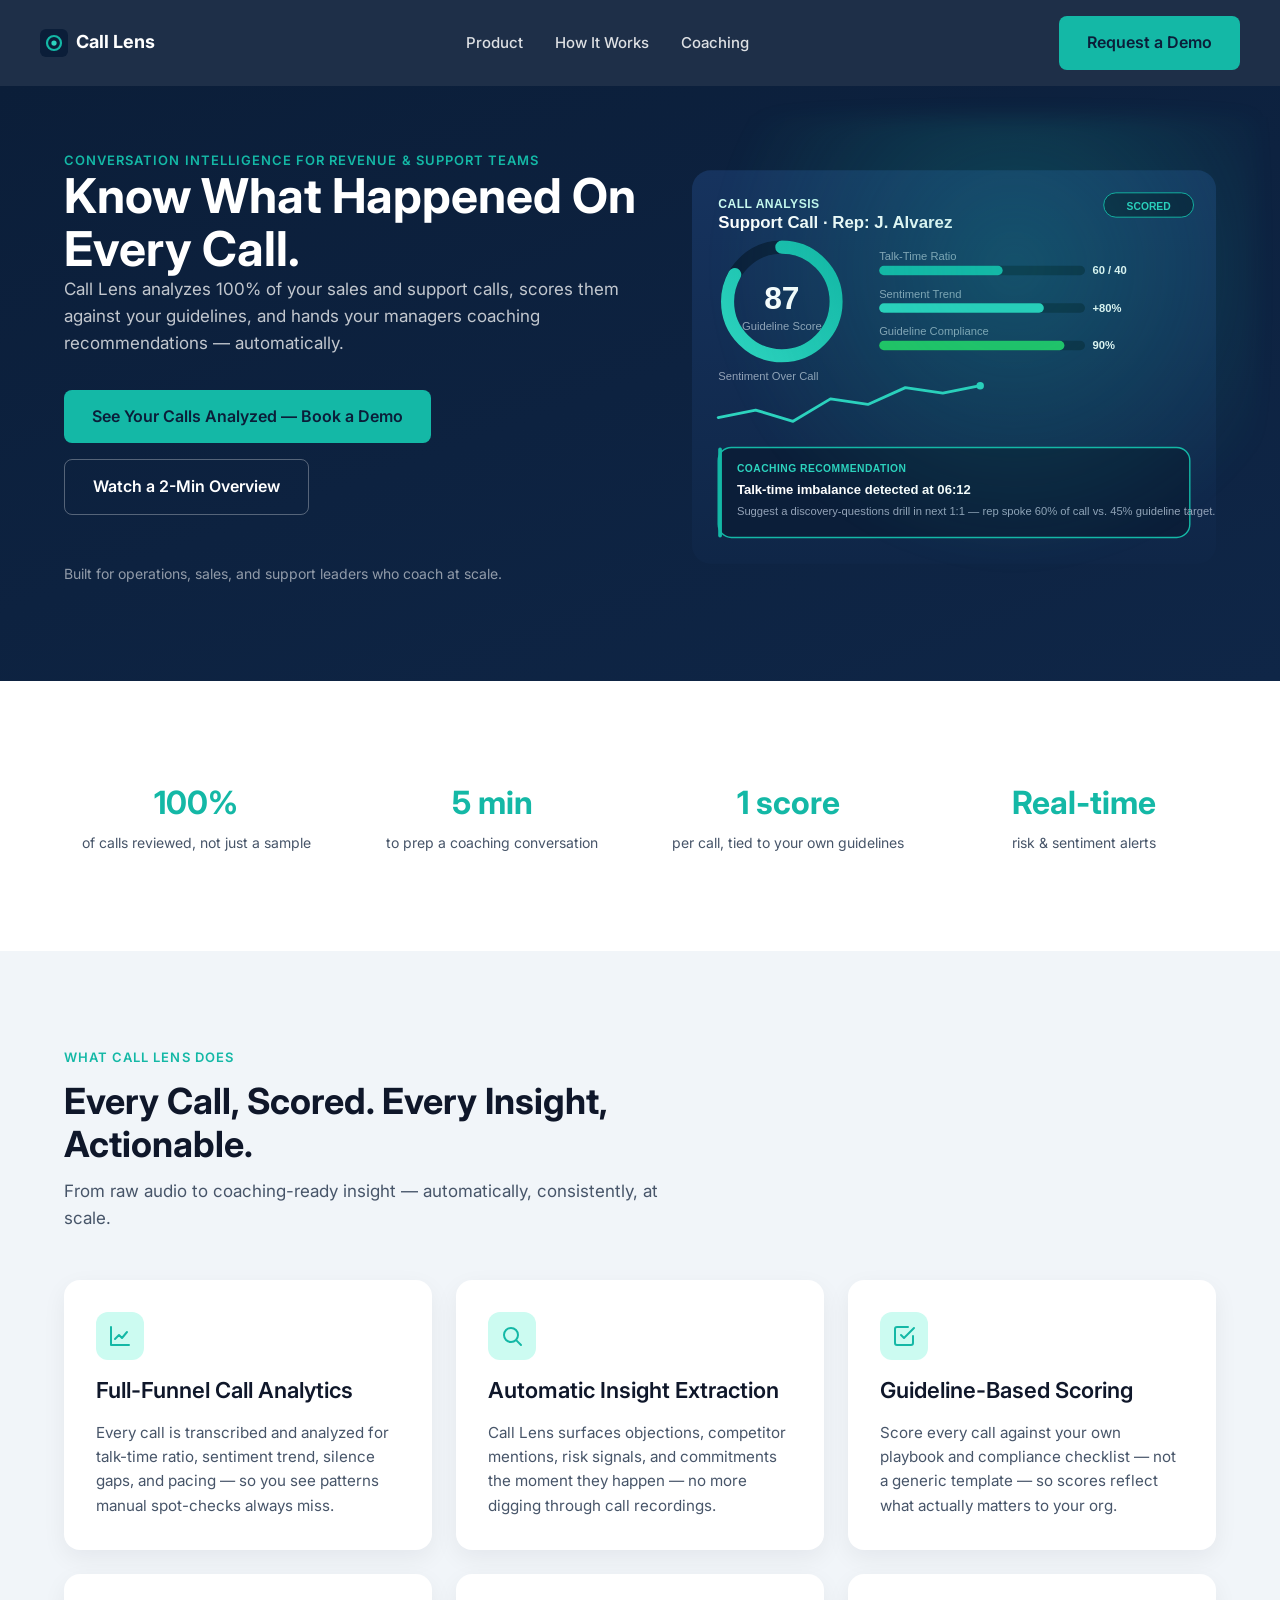
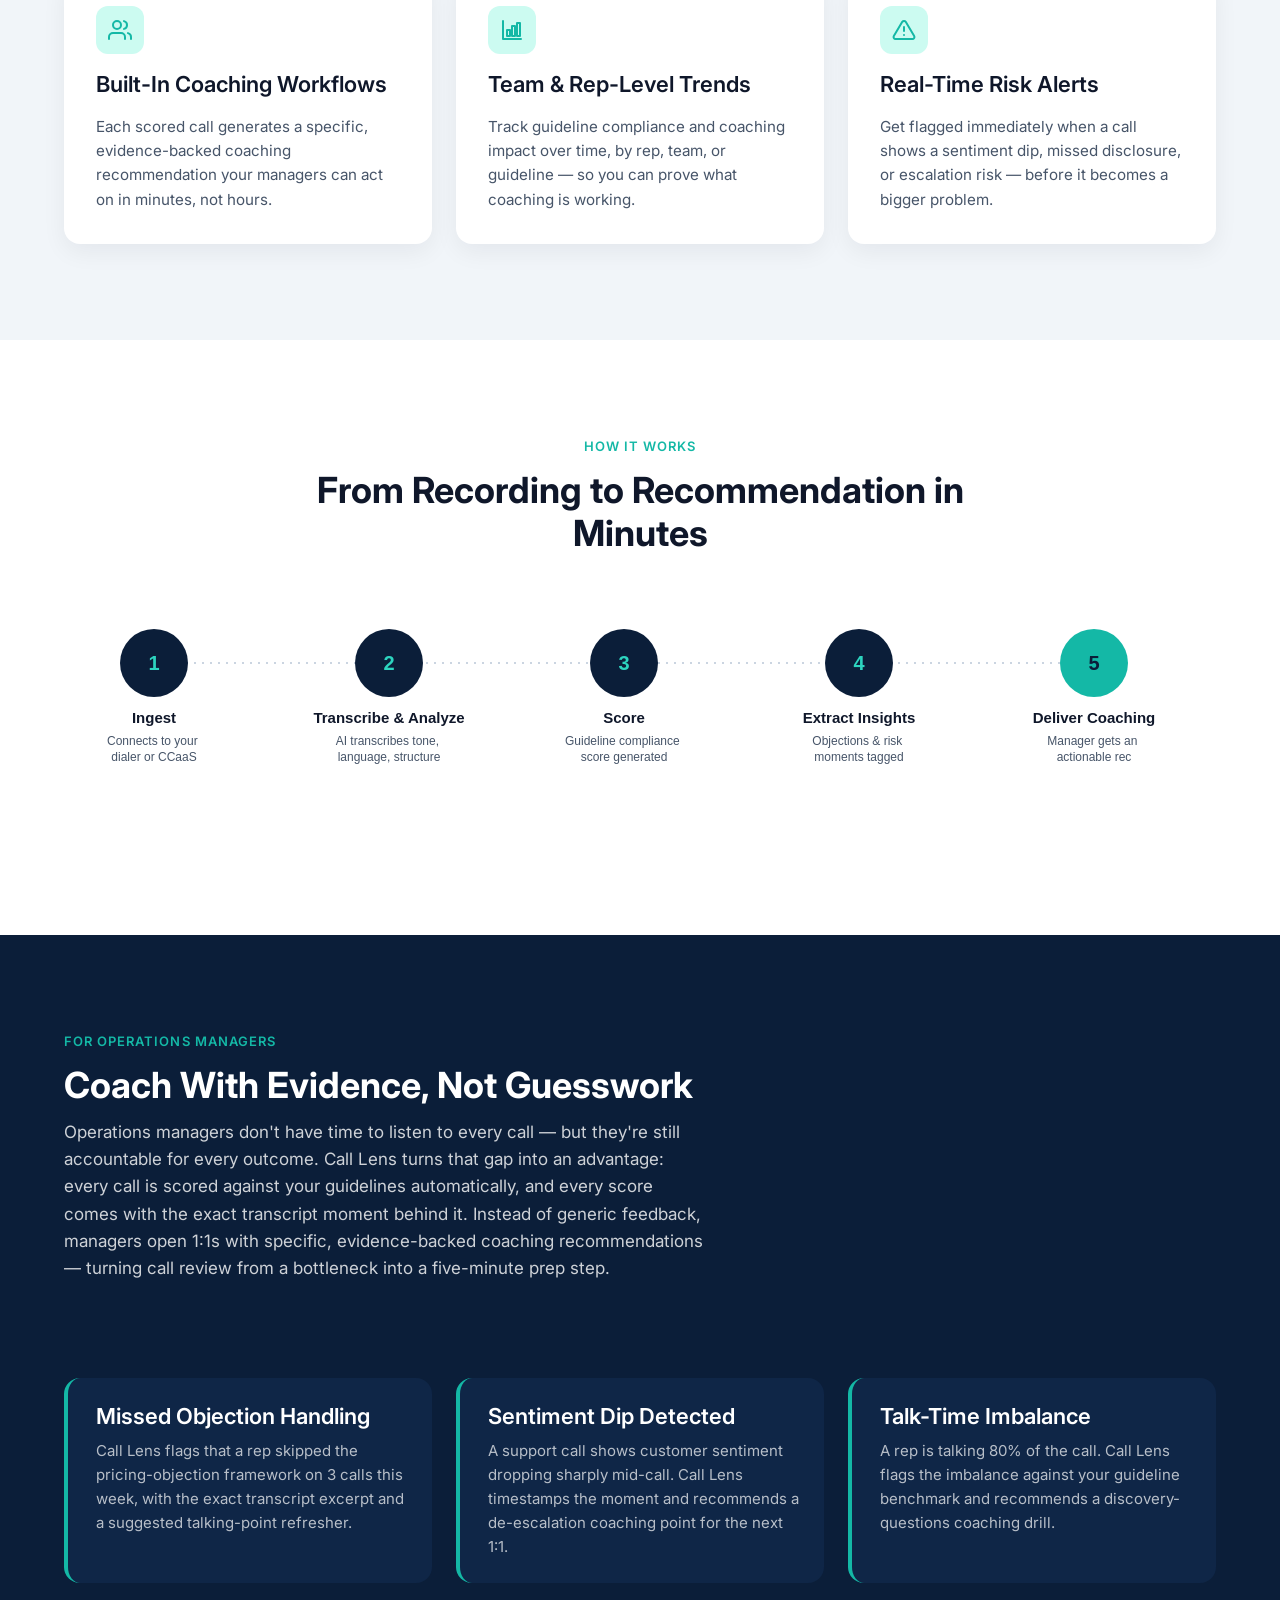
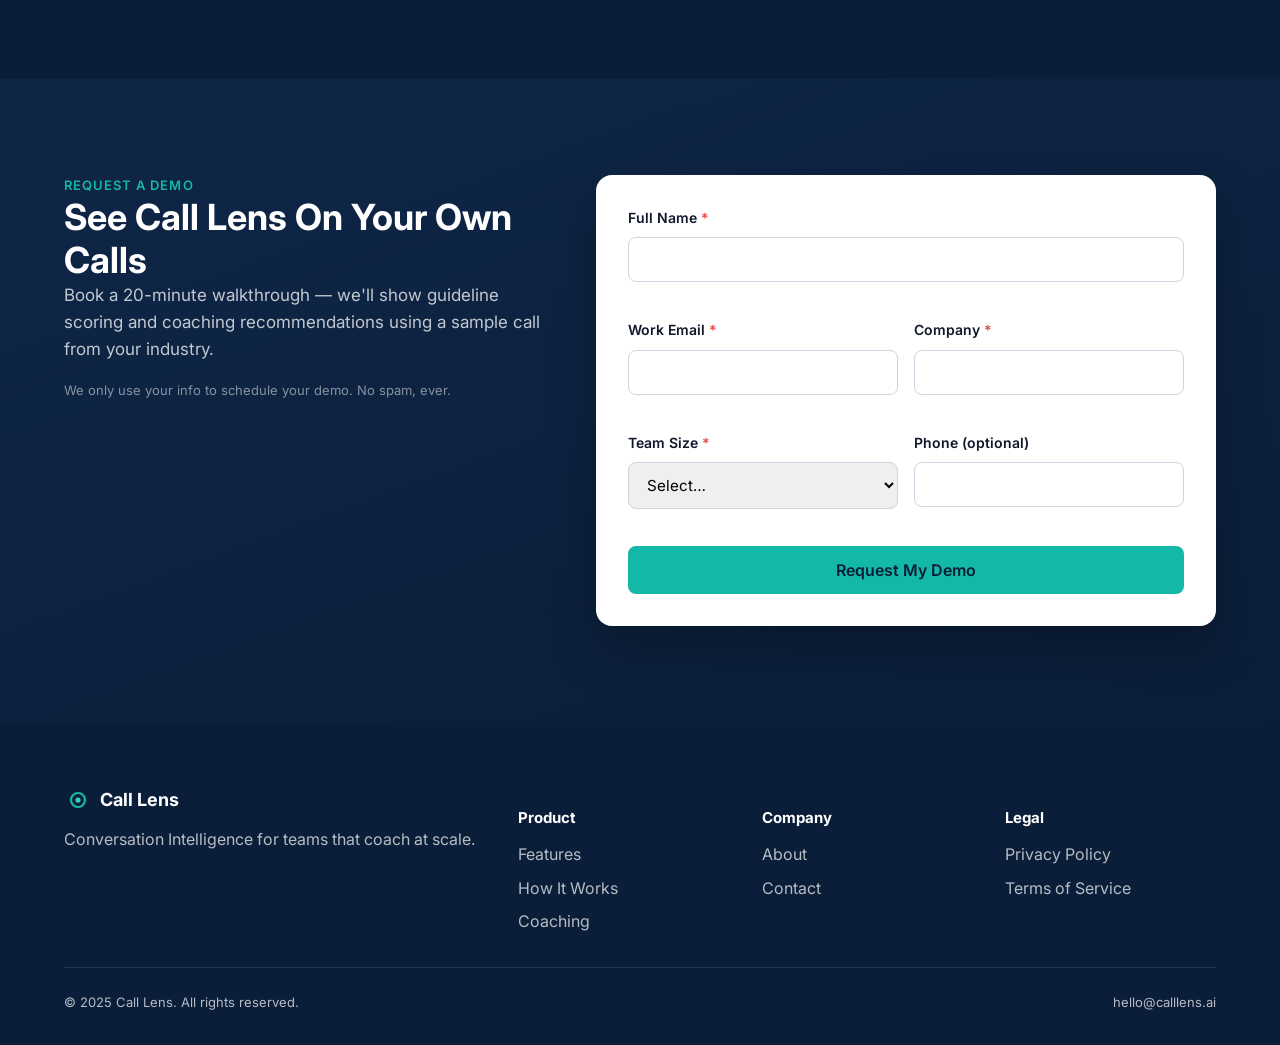
<file: legacy/v1/index.html>
<!DOCTYPE html>
<html lang="en">
<head>
  <meta charset="UTF-8">
  <meta name="viewport" content="width=device-width, initial-scale=1.0">
  <title>Call Lens — Conversation Intelligence for Sales & Support Teams</title>
  <meta name="description" content="Call Lens analyzes 100% of your sales and support calls, scores them against your guidelines, and delivers coaching recommendations operations managers can act on.">

  <!-- Open Graph -->
  <meta property="og:title" content="Call Lens — Conversation Intelligence for Sales & Support Teams">
  <meta property="og:description" content="Analyze every call, score it against your guidelines, and turn insights into coaching your managers can act on.">
  <meta property="og:type" content="website">

  <link rel="icon" type="image/svg+xml" href="assets/img/favicon.svg">
  <link rel="preconnect" href="https://fonts.googleapis.com">
  <link rel="preconnect" href="https://fonts.gstatic.com" crossorigin>
  <link href="https://fonts.googleapis.com/css2?family=Inter:wght@400;500;600;700&display=swap" rel="stylesheet">
  <link rel="stylesheet" href="assets/css/styles.css">
</head>
<body>
  <a class="skip-link" href="#main-content">Skip to main content</a>

  <!-- ================= HEADER / NAV ================= -->
  <header class="site-header">
    <div class="container nav">
      <a class="brand" href="#top">
        <img src="assets/img/favicon.svg" alt="" width="28" height="28">
        <span>Call Lens</span>
      </a>

      <nav class="nav-links" aria-label="Primary">
        <a href="#features">Product</a>
        <a href="#how-it-works">How It Works</a>
        <a href="#coaching">Coaching</a>
      </nav>

      <a class="btn btn-primary nav-cta" href="#demo">Request a Demo</a>

      <button class="nav-toggle" aria-label="Toggle menu" aria-expanded="false" aria-controls="mobile-menu">
        <svg viewBox="0 0 24 24" fill="none" stroke="currentColor" stroke-width="2" stroke-linecap="round" aria-hidden="true">
          <line x1="3" y1="6" x2="21" y2="6"></line>
          <line x1="3" y1="12" x2="21" y2="12"></line>
          <line x1="3" y1="18" x2="21" y2="18"></line>
        </svg>
      </button>
    </div>

    <div class="mobile-menu" id="mobile-menu">
      <a href="#features">Product</a>
      <a href="#how-it-works">How It Works</a>
      <a href="#coaching">Coaching</a>
      <a class="btn btn-primary" href="#demo">Request a Demo</a>
    </div>
  </header>

  <main id="main-content">
    <!-- ================= HERO ================= -->
    <section class="hero" id="top">
      <div class="container hero-grid">
        <div class="hero-copy">
          <p class="eyebrow">Conversation Intelligence for Revenue &amp; Support Teams</p>
          <h1>Know What Happened On Every Call.</h1>
          <p class="section-sub">Call Lens analyzes 100% of your sales and support calls, scores them against your guidelines, and hands your managers coaching recommendations — automatically.</p>
          <div class="hero-actions">
            <a class="btn btn-primary" href="#demo">See Your Calls Analyzed — Book a Demo</a>
            <a class="btn btn-secondary" href="#how-it-works">Watch a 2-Min Overview</a>
          </div>
          <p class="hero-trust">Built for operations, sales, and support leaders who coach at scale.</p>
        </div>
        <div class="hero-visual reveal">
          <div class="glow" aria-hidden="true"></div>
          <img src="assets/img/dashboard-mockup.svg" alt="Sample Call Lens dashboard showing a call score of 87, talk-time ratio, sentiment trend, and a coaching recommendation card" width="560" height="420">
        </div>
      </div>
    </section>

    <!-- ================= STATS STRIP ================= -->
    <section class="section section-light" aria-label="Illustrative outcomes">
      <div class="container">
        <div class="stats-strip reveal">
          <div>
            <div class="stat-value">100%</div>
            <div class="stat-label">of calls reviewed, not just a sample</div>
          </div>
          <div>
            <div class="stat-value">5 min</div>
            <div class="stat-label">to prep a coaching conversation</div>
          </div>
          <div>
            <div class="stat-value">1 score</div>
            <div class="stat-label">per call, tied to your own guidelines</div>
          </div>
          <div>
            <div class="stat-value">Real-time</div>
            <div class="stat-label">risk &amp; sentiment alerts</div>
          </div>
        </div>
      </div>
    </section>

    <!-- ================= FEATURES / METRICS ================= -->
    <section class="section section-tinted" id="features">
      <div class="container">
        <div class="section-head reveal">
          <p class="eyebrow">What Call Lens Does</p>
          <h2>Every Call, Scored. Every Insight, Actionable.</h2>
          <p class="section-sub">From raw audio to coaching-ready insight — automatically, consistently, at scale.</p>
        </div>

        <div class="features-grid">
          <article class="feature-card reveal">
            <div class="feature-icon" aria-hidden="true">
              <svg viewBox="0 0 24 24" fill="none" stroke="currentColor" stroke-width="2" stroke-linecap="round" stroke-linejoin="round"><path d="M3 3v18h18"/><path d="M7 15l4-4 3 3 5-6"/></svg>
            </div>
            <h3>Full-Funnel Call Analytics</h3>
            <p>Every call is transcribed and analyzed for talk-time ratio, sentiment trend, silence gaps, and pacing — so you see patterns manual spot-checks always miss.</p>
          </article>

          <article class="feature-card reveal">
            <div class="feature-icon" aria-hidden="true">
              <svg viewBox="0 0 24 24" fill="none" stroke="currentColor" stroke-width="2" stroke-linecap="round" stroke-linejoin="round"><circle cx="11" cy="11" r="7"/><line x1="21" y1="21" x2="16.65" y2="16.65"/></svg>
            </div>
            <h3>Automatic Insight Extraction</h3>
            <p>Call Lens surfaces objections, competitor mentions, risk signals, and commitments the moment they happen — no more digging through call recordings.</p>
          </article>

          <article class="feature-card reveal">
            <div class="feature-icon" aria-hidden="true">
              <svg viewBox="0 0 24 24" fill="none" stroke="currentColor" stroke-width="2" stroke-linecap="round" stroke-linejoin="round"><path d="M9 11l3 3L22 4"/><path d="M21 12v7a2 2 0 01-2 2H5a2 2 0 01-2-2V5a2 2 0 012-2h11"/></svg>
            </div>
            <h3>Guideline-Based Scoring</h3>
            <p>Score every call against your own playbook and compliance checklist — not a generic template — so scores reflect what actually matters to your org.</p>
          </article>

          <article class="feature-card reveal">
            <div class="feature-icon" aria-hidden="true">
              <svg viewBox="0 0 24 24" fill="none" stroke="currentColor" stroke-width="2" stroke-linecap="round" stroke-linejoin="round"><path d="M17 21v-2a4 4 0 00-4-4H5a4 4 0 00-4 4v2"/><circle cx="9" cy="7" r="4"/><path d="M23 21v-2a4 4 0 00-3-3.87"/><path d="M16 3.13a4 4 0 010 7.75"/></svg>
            </div>
            <h3>Built-In Coaching Workflows</h3>
            <p>Each scored call generates a specific, evidence-backed coaching recommendation your managers can act on in minutes, not hours.</p>
          </article>

          <article class="feature-card reveal">
            <div class="feature-icon" aria-hidden="true">
              <svg viewBox="0 0 24 24" fill="none" stroke="currentColor" stroke-width="2" stroke-linecap="round" stroke-linejoin="round"><path d="M3 3v18h18"/><rect x="7" y="12" width="3" height="6"/><rect x="12" y="8" width="3" height="10"/><rect x="17" y="5" width="3" height="13"/></svg>
            </div>
            <h3>Team &amp; Rep-Level Trends</h3>
            <p>Track guideline compliance and coaching impact over time, by rep, team, or guideline — so you can prove what coaching is working.</p>
          </article>

          <article class="feature-card reveal">
            <div class="feature-icon" aria-hidden="true">
              <svg viewBox="0 0 24 24" fill="none" stroke="currentColor" stroke-width="2" stroke-linecap="round" stroke-linejoin="round"><path d="M10.29 3.86L1.82 18a2 2 0 001.71 3h16.94a2 2 0 001.71-3L13.71 3.86a2 2 0 00-3.42 0z"/><line x1="12" y1="9" x2="12" y2="13"/><line x1="12" y1="17" x2="12.01" y2="17"/></svg>
            </div>
            <h3>Real-Time Risk Alerts</h3>
            <p>Get flagged immediately when a call shows a sentiment dip, missed disclosure, or escalation risk — before it becomes a bigger problem.</p>
          </article>
        </div>
      </div>
    </section>

    <!-- ================= HOW IT WORKS ================= -->
    <section class="section section-light" id="how-it-works">
      <div class="container">
        <div class="section-head center reveal">
          <p class="eyebrow">How It Works</p>
          <h2>From Recording to Recommendation in Minutes</h2>
        </div>

        <div class="workflow-wrap reveal">
          <img src="assets/img/workflow-diagram.svg" alt="Five step workflow: Ingest, Transcribe and Analyze, Score, Extract Insights, Deliver Coaching" width="1120" height="220">
        </div>

        <ol class="workflow-mobile-list reveal">
          <li class="workflow-step">
            <span class="num">1</span>
            <div><h3>Ingest</h3><p>Call Lens connects to your dialer, contact center, or conferencing tool and ingests every recorded call automatically.</p></div>
          </li>
          <li class="workflow-step">
            <span class="num">2</span>
            <div><h3>Transcribe &amp; Analyze</h3><p>AI transcribes each call and analyzes language, tone, and structure against your defined guidelines.</p></div>
          </li>
          <li class="workflow-step">
            <span class="num">3</span>
            <div><h3>Score</h3><p>Every call receives a guideline compliance score plus flagged metrics (talk ratio, sentiment, key moments).</p></div>
          </li>
          <li class="workflow-step">
            <span class="num">4</span>
            <div><h3>Extract Insights</h3><p>Objections, risks, and coaching-relevant moments are tagged and surfaced automatically.</p></div>
          </li>
          <li class="workflow-step">
            <span class="num">5</span>
            <div><h3>Deliver Coaching</h3><p>Managers receive a ready-to-use coaching recommendation, linked to the exact moment in the call.</p></div>
          </li>
        </ol>
      </div>
    </section>

    <!-- ================= COACHING FOR OPS MANAGERS ================= -->
    <section class="section section-dark" id="coaching">
      <div class="container coaching-layout">
        <div class="section-head reveal">
          <p class="eyebrow">For Operations Managers</p>
          <h2>Coach With Evidence, Not Guesswork</h2>
          <p class="coaching-narrative">Operations managers don't have time to listen to every call — but they're still accountable for every outcome. Call Lens turns that gap into an advantage: every call is scored against your guidelines automatically, and every score comes with the exact transcript moment behind it. Instead of generic feedback, managers open 1:1s with specific, evidence-backed coaching recommendations — turning call review from a bottleneck into a five-minute prep step.</p>
        </div>

        <div class="coaching-cards">
          <div class="coaching-card reveal">
            <h3>Missed Objection Handling</h3>
            <p>Call Lens flags that a rep skipped the pricing-objection framework on 3 calls this week, with the exact transcript excerpt and a suggested talking-point refresher.</p>
          </div>
          <div class="coaching-card reveal">
            <h3>Sentiment Dip Detected</h3>
            <p>A support call shows customer sentiment dropping sharply mid-call. Call Lens timestamps the moment and recommends a de-escalation coaching point for the next 1:1.</p>
          </div>
          <div class="coaching-card reveal">
            <h3>Talk-Time Imbalance</h3>
            <p>A rep is talking 80% of the call. Call Lens flags the imbalance against your guideline benchmark and recommends a discovery-questions coaching drill.</p>
          </div>
        </div>
      </div>
    </section>

    <!-- ================= LEAD CAPTURE / DEMO CTA ================= -->
    <section class="section cta-section" id="demo">
      <div class="container cta-layout">
        <div class="cta-copy reveal">
          <p class="eyebrow">Request a Demo</p>
          <h2>See Call Lens On Your Own Calls</h2>
          <p class="section-sub">Book a 20-minute walkthrough — we'll show guideline scoring and coaching recommendations using a sample call from your industry.</p>
          <p class="privacy-note">We only use your info to schedule your demo. No spam, ever.</p>
        </div>

        <form class="lead-form reveal" id="demo-request-form" novalidate>
          <h3 class="visually-hidden">Demo request form</h3>

          <div id="form-status" class="form-status" aria-live="polite"></div>

          <div class="field">
            <label for="name">Full Name <span class="required" aria-hidden="true">*</span></label>
            <input type="text" id="name" name="name" autocomplete="name" required aria-describedby="name-error">
            <span class="error-text" id="name-error" data-error-for="name"></span>
          </div>

          <div class="form-row two-col">
            <div class="field">
              <label for="email">Work Email <span class="required" aria-hidden="true">*</span></label>
              <input type="email" id="email" name="email" autocomplete="email" required aria-describedby="email-error">
              <span class="error-text" id="email-error" data-error-for="email"></span>
            </div>
            <div class="field">
              <label for="company">Company <span class="required" aria-hidden="true">*</span></label>
              <input type="text" id="company" name="company" autocomplete="organization" required aria-describedby="company-error">
              <span class="error-text" id="company-error" data-error-for="company"></span>
            </div>
          </div>

          <div class="form-row two-col">
            <div class="field">
              <label for="teamSize">Team Size <span class="required" aria-hidden="true">*</span></label>
              <select id="teamSize" name="teamSize" required aria-describedby="teamSize-error">
                <option value="">Select…</option>
                <option value="1-10">1–10</option>
                <option value="11-50">11–50</option>
                <option value="51-200">51–200</option>
                <option value="201+">201+</option>
              </select>
              <span class="error-text" id="teamSize-error" data-error-for="teamSize"></span>
            </div>
            <div class="field">
              <label for="phone">Phone (optional)</label>
              <input type="tel" id="phone" name="phone" autocomplete="tel" aria-describedby="phone-error">
              <span class="error-text" id="phone-error" data-error-for="phone"></span>
            </div>
          </div>

          <button type="submit" class="btn btn-primary btn-block">Request My Demo</button>
        </form>
      </div>
    </section>
  </main>

  <!-- ================= FOOTER ================= -->
  <footer class="site-footer">
    <div class="container">
      <div class="footer-grid">
        <div class="footer-brand">
          <a class="brand" href="#top">
            <img src="assets/img/favicon.svg" alt="" width="28" height="28">
            <span>Call Lens</span>
          </a>
          <p>Conversation Intelligence for teams that coach at scale.</p>
        </div>

        <div class="footer-col">
          <h4>Product</h4>
          <ul>
            <li><a href="#features">Features</a></li>
            <li><a href="#how-it-works">How It Works</a></li>
            <li><a href="#coaching">Coaching</a></li>
          </ul>
        </div>

        <div class="footer-col">
          <h4>Company</h4>
          <ul>
            <li><a href="#top">About</a></li>
            <li><a href="mailto:hello@calllens.ai">Contact</a></li>
          </ul>
        </div>

        <div class="footer-col">
          <h4>Legal</h4>
          <ul>
            <li><a href="#">Privacy Policy</a></li>
            <li><a href="#">Terms of Service</a></li>
          </ul>
        </div>
      </div>

      <div class="footer-bottom">
        <span>© 2025 Call Lens. All rights reserved.</span>
        <span>hello@calllens.ai</span>
      </div>
    </div>
  </footer>

  <script src="assets/js/main.js"></script>
</body>
</html>
</file>
<file: legacy/v1/assets/css/styles.css>
/* ==========================================================================
   Call Lens — Landing Page Styles
   Design tokens per docs/design_spec.md
   ========================================================================== */

:root {
  /* Color tokens */
  --navy-950: #0B1E39;
  --navy-900: #0F2647;
  --navy-800: #16335E;
  --teal-500: #14B8A6;
  --teal-400: #2DD4BF;
  --teal-100: #CCFBF1;
  --ink-900: #0F172A;
  --ink-600: #475569;
  --slate-100: #F1F5F9;
  --slate-300: #CBD5E1;
  --white: #FFFFFF;
  --danger-500: #EF4444;
  --success-500: #22C55E;

  /* Type */
  --font-base: 'Inter', system-ui, -apple-system, 'Segoe UI', Roboto, sans-serif;

  /* Spacing */
  --space-1: 0.25rem;
  --space-2: 0.5rem;
  --space-3: 0.75rem;
  --space-4: 1rem;
  --space-6: 1.5rem;
  --space-8: 2rem;
  --space-12: 3rem;
  --space-16: 4rem;
  --space-24: 6rem;
  --space-32: 8rem;

  --container-max: 1200px;
  --radius-md: 8px;
  --radius-lg: 16px;
  --shadow-card: 0 8px 24px rgba(15, 23, 42, 0.06);
}

/* ---------- Reset ---------- */
*, *::before, *::after { box-sizing: border-box; }
html { scroll-behavior: smooth; }
body {
  margin: 0;
  font-family: var(--font-base);
  color: var(--ink-900);
  background: var(--white);
  line-height: 1.6;
  -webkit-font-smoothing: antialiased;
}
img, svg { max-width: 100%; display: block; }
a { color: inherit; text-decoration: none; }
ul { margin: 0; padding: 0; list-style: none; }
h1, h2, h3, p { margin: 0; }
button { font-family: inherit; cursor: pointer; }

.container {
  width: 100%;
  max-width: var(--container-max);
  margin: 0 auto;
  padding: 0 var(--space-6);
}

.visually-hidden {
  position: absolute;
  width: 1px; height: 1px;
  overflow: hidden;
  clip: rect(0 0 0 0);
  white-space: nowrap;
}

.skip-link {
  position: absolute;
  left: -999px;
  top: 0;
  background: var(--teal-500);
  color: var(--navy-950);
  padding: var(--space-2) var(--space-4);
  z-index: 1000;
  border-radius: 0 0 var(--radius-md) 0;
}
.skip-link:focus { left: 0; }

/* ---------- Typography scale ---------- */
h1, .h1 { font-size: 2rem; line-height: 1.15; font-weight: 700; }
h2, .h2 { font-size: 1.75rem; line-height: 1.2; font-weight: 700; }
h3, .h3 { font-size: 1.25rem; line-height: 1.3; font-weight: 600; }
.eyebrow {
  font-size: 0.8125rem;
  font-weight: 600;
  letter-spacing: 0.08em;
  text-transform: uppercase;
  color: var(--teal-500);
}
.section-sub {
  font-size: 1.0625rem;
  color: var(--ink-600);
  max-width: 620px;
}

@media (min-width: 768px) {
  h1, .h1 { font-size: 2.75rem; }
  h2, .h2 { font-size: 2.25rem; }
  h3, .h3 { font-size: 1.375rem; }
}

@media (min-width: 1280px) {
  h1, .h1 { font-size: 3rem; line-height: 1.1; }
  h2, .h2 { font-size: 2.25rem; }
}

/* ---------- Buttons ---------- */
.btn {
  display: inline-flex;
  align-items: center;
  justify-content: center;
  gap: var(--space-2);
  border: none;
  border-radius: var(--radius-md);
  padding: 14px 28px;
  font-weight: 600;
  font-size: 1rem;
  transition: background-color 150ms ease, color 150ms ease, border-color 150ms ease, transform 150ms ease;
}
.btn:focus-visible {
  outline: 2px solid var(--teal-100);
  outline-offset: 2px;
}
.btn-primary {
  background: var(--teal-500);
  color: var(--navy-950);
}
.btn-primary:hover { background: var(--teal-400); }
.btn-secondary {
  background: transparent;
  border: 1px solid rgba(255, 255, 255, 0.3);
  color: var(--white);
}
.btn-secondary:hover { border-color: var(--teal-400); color: var(--teal-400); }
.btn-secondary.on-light {
  border-color: var(--slate-300);
  color: var(--ink-900);
}
.btn-secondary.on-light:hover { border-color: var(--teal-500); color: var(--teal-500); }
.btn-block { width: 100%; }
.btn[disabled] { opacity: 0.6; cursor: not-allowed; }

/* ---------- Header / Nav ---------- */
.site-header {
  position: sticky;
  top: 0;
  z-index: 100;
  background: rgba(11, 30, 57, 0.92);
  backdrop-filter: blur(8px);
}
.nav {
  display: flex;
  align-items: center;
  justify-content: space-between;
  padding: var(--space-4) 0;
}
.brand {
  display: flex;
  align-items: center;
  gap: var(--space-2);
  color: var(--white);
  font-weight: 700;
  font-size: 1.125rem;
}
.brand img { width: 28px; height: 28px; }
.nav-links {
  display: none;
  align-items: center;
  gap: var(--space-8);
}
.nav-links a {
  color: rgba(255, 255, 255, 0.85);
  font-size: 0.9375rem;
  font-weight: 500;
  transition: color 150ms ease;
}
.nav-links a:hover { color: var(--teal-400); }
.nav-cta { display: none; }
.nav-toggle {
  background: none;
  border: none;
  color: var(--white);
  padding: var(--space-2);
}
.nav-toggle svg { width: 26px; height: 26px; }

@media (min-width: 900px) {
  .nav-links { display: flex; }
  .nav-cta { display: inline-flex; }
  .nav-toggle { display: none; }
}

.mobile-menu {
  display: none;
  flex-direction: column;
  gap: var(--space-4);
  padding: var(--space-4) var(--space-6) var(--space-6);
  background: var(--navy-900);
}
.mobile-menu.open { display: flex; }
.mobile-menu a { color: var(--white); font-weight: 500; padding: var(--space-2) 0; }
.mobile-menu a:hover { color: var(--teal-400); }

@media (min-width: 900px) {
  .mobile-menu { display: none !important; }
}

/* ---------- Hero ---------- */
.hero {
  background: linear-gradient(160deg, var(--navy-950) 0%, var(--navy-900) 100%);
  color: var(--white);
  padding: var(--space-16) 0 var(--space-24);
  overflow: hidden;
}
.hero-grid {
  display: grid;
  gap: var(--space-12);
  align-items: center;
}
.hero-copy p.section-sub { color: rgba(255, 255, 255, 0.75); }
.hero-actions {
  display: flex;
  flex-wrap: wrap;
  gap: var(--space-4);
  margin-top: var(--space-8);
}
.hero-trust {
  margin-top: var(--space-12);
  font-size: 0.875rem;
  color: rgba(255, 255, 255, 0.55);
}
.hero-visual { position: relative; }
.hero-visual .glow {
  position: absolute;
  inset: -40px;
  background: radial-gradient(circle at 60% 30%, rgba(20, 184, 166, 0.25), transparent 60%);
  filter: blur(10px);
  z-index: 0;
}
.hero-visual svg { position: relative; z-index: 1; border-radius: var(--radius-lg); box-shadow: 0 24px 60px rgba(0,0,0,0.35); }

@media (min-width: 900px) {
  .hero-grid { grid-template-columns: 1.05fr 0.95fr; }
}

/* ---------- Sections generic ---------- */
.section { padding: var(--space-24) 0; }
.section-light { background: var(--white); }
.section-tinted { background: var(--slate-100); }
.section-dark { background: var(--navy-950); color: var(--white); }
.section-head { max-width: 700px; margin-bottom: var(--space-12); display: flex; flex-direction: column; gap: var(--space-3); }
.section-head.center { margin-inline: auto; text-align: center; align-items: center; }

/* ---------- Features grid ---------- */
.features-grid {
  display: grid;
  gap: var(--space-6);
  grid-template-columns: 1fr;
}
@media (min-width: 640px) {
  .features-grid { grid-template-columns: repeat(2, 1fr); }
}
@media (min-width: 1024px) {
  .features-grid { grid-template-columns: repeat(3, 1fr); }
}
.feature-card {
  background: var(--white);
  border-radius: var(--radius-lg);
  box-shadow: var(--shadow-card);
  padding: var(--space-8);
  display: flex;
  flex-direction: column;
  gap: var(--space-4);
  transition: transform 200ms ease, box-shadow 200ms ease;
}
.feature-card:hover { transform: translateY(-4px); box-shadow: 0 16px 32px rgba(15,23,42,0.1); }
.feature-icon {
  width: 48px; height: 48px;
  border-radius: 12px;
  background: var(--teal-100);
  color: var(--teal-500);
  display: flex; align-items: center; justify-content: center;
}
.feature-icon svg { width: 24px; height: 24px; }
.feature-card p { color: var(--ink-600); font-size: 0.95rem; }

/* ---------- Workflow diagram ---------- */
.workflow-wrap { overflow-x: auto; padding-bottom: var(--space-4); }
.workflow-wrap svg { min-width: 720px; }
.workflow-mobile-list { display: none; }

@media (max-width: 640px) {
  .workflow-wrap { display: none; }
  .workflow-mobile-list {
    display: flex;
    flex-direction: column;
    gap: var(--space-6);
  }
  .workflow-step {
    display: flex;
    gap: var(--space-4);
  }
  .workflow-step .num {
    flex-shrink: 0;
    width: 40px; height: 40px;
    border-radius: 50%;
    background: var(--navy-950);
    color: var(--teal-400);
    display: flex; align-items: center; justify-content: center;
    font-weight: 700;
  }
}

/* ---------- Coaching section ---------- */
.coaching-layout {
  display: grid;
  gap: var(--space-12);
}
.coaching-narrative { font-size: 1.0625rem; color: rgba(255,255,255,0.8); max-width: 640px; }
.coaching-cards {
  display: grid;
  gap: var(--space-6);
  grid-template-columns: 1fr;
}
@media (min-width: 768px) {
  .coaching-cards { grid-template-columns: repeat(3, 1fr); }
}
.coaching-card {
  background: var(--navy-900);
  border-radius: var(--radius-lg);
  padding: var(--space-6);
  position: relative;
  padding-left: calc(var(--space-6) + 4px);
  border-left: 4px solid var(--teal-500);
}
.coaching-card h3 { color: var(--white); margin-bottom: var(--space-2); }
.coaching-card p { color: rgba(255, 255, 255, 0.7); font-size: 0.9375rem; }

/* ---------- Stats strip ---------- */
.stats-strip {
  display: grid;
  gap: var(--space-8);
  grid-template-columns: repeat(2, 1fr);
  text-align: center;
}
@media (min-width: 768px) { .stats-strip { grid-template-columns: repeat(4, 1fr); } }
.stat-value { font-size: 2rem; font-weight: 700; color: var(--teal-500); }
.stat-label { font-size: 0.875rem; color: var(--ink-600); margin-top: var(--space-1); }

/* ---------- Lead capture / CTA ---------- */
.cta-section {
  background: linear-gradient(160deg, var(--navy-900) 0%, var(--navy-950) 100%);
  color: var(--white);
}
.cta-layout {
  display: grid;
  gap: var(--space-12);
}
@media (min-width: 900px) { .cta-layout { grid-template-columns: 1fr 1fr; align-items: start; } }
.cta-copy p.section-sub { color: rgba(255,255,255,0.75); }
.privacy-note { font-size: 0.8125rem; color: rgba(255,255,255,0.5); margin-top: var(--space-4); }

.lead-form {
  background: var(--white);
  color: var(--ink-900);
  border-radius: var(--radius-lg);
  padding: var(--space-8);
  box-shadow: 0 24px 48px rgba(0,0,0,0.25);
  display: flex;
  flex-direction: column;
  gap: var(--space-4);
}
.form-row { display: grid; gap: var(--space-4); }
@media (min-width: 500px) { .form-row.two-col { grid-template-columns: 1fr 1fr; } }
.field { display: flex; flex-direction: column; gap: var(--space-2); }
.field label { font-size: 0.875rem; font-weight: 600; }
.field .required { color: var(--danger-500); }
.field input, .field select {
  border: 1px solid var(--slate-300);
  border-radius: var(--radius-md);
  padding: 12px 14px;
  font-size: 0.95rem;
  font-family: inherit;
  transition: border-color 150ms ease, box-shadow 150ms ease;
}
.field input:focus, .field select:focus {
  outline: none;
  border-color: var(--teal-500);
  box-shadow: 0 0 0 3px var(--teal-100);
}
.field input[aria-invalid="true"], .field select[aria-invalid="true"] {
  border-color: var(--danger-500);
}
.field .error-text {
  font-size: 0.8125rem;
  color: var(--danger-500);
  min-height: 1em;
}
.form-status {
  border-radius: var(--radius-md);
  padding: var(--space-4);
  font-size: 0.9375rem;
  display: none;
}
.form-status.success { display: block; background: #ECFDF5; color: #065F46; border: 1px solid var(--success-500); }
.form-status.error { display: block; background: #FEF2F2; color: #991B1B; border: 1px solid var(--danger-500); }

/* ---------- Footer ---------- */
.site-footer {
  background: var(--navy-950);
  color: rgba(255, 255, 255, 0.7);
  padding: var(--space-16) 0 var(--space-8);
}
.footer-grid {
  display: grid;
  gap: var(--space-8);
  grid-template-columns: 1fr;
  padding-bottom: var(--space-8);
  border-bottom: 1px solid rgba(255,255,255,0.1);
}
@media (min-width: 768px) {
  .footer-grid { grid-template-columns: 2fr 1fr 1fr 1fr; }
}
.footer-brand { display: flex; flex-direction: column; gap: var(--space-3); }
.footer-brand .brand { color: var(--white); }
.footer-col h4 { color: var(--white); font-size: 0.9375rem; margin-bottom: var(--space-3); }
.footer-col ul { display: flex; flex-direction: column; gap: var(--space-2); }
.footer-col a:hover { color: var(--teal-400); }
.footer-bottom {
  display: flex;
  flex-wrap: wrap;
  justify-content: space-between;
  gap: var(--space-4);
  padding-top: var(--space-6);
  font-size: 0.8125rem;
}

/* ---------- Scroll reveal ---------- */
.reveal {
  opacity: 0;
  transform: translateY(12px);
  transition: opacity 400ms ease-out, transform 400ms ease-out;
}
.reveal.is-visible { opacity: 1; transform: translateY(0); }

@media (prefers-reduced-motion: reduce) {
  .reveal { opacity: 1; transform: none; transition: none; }
  html { scroll-behavior: auto; }
}
</file>
